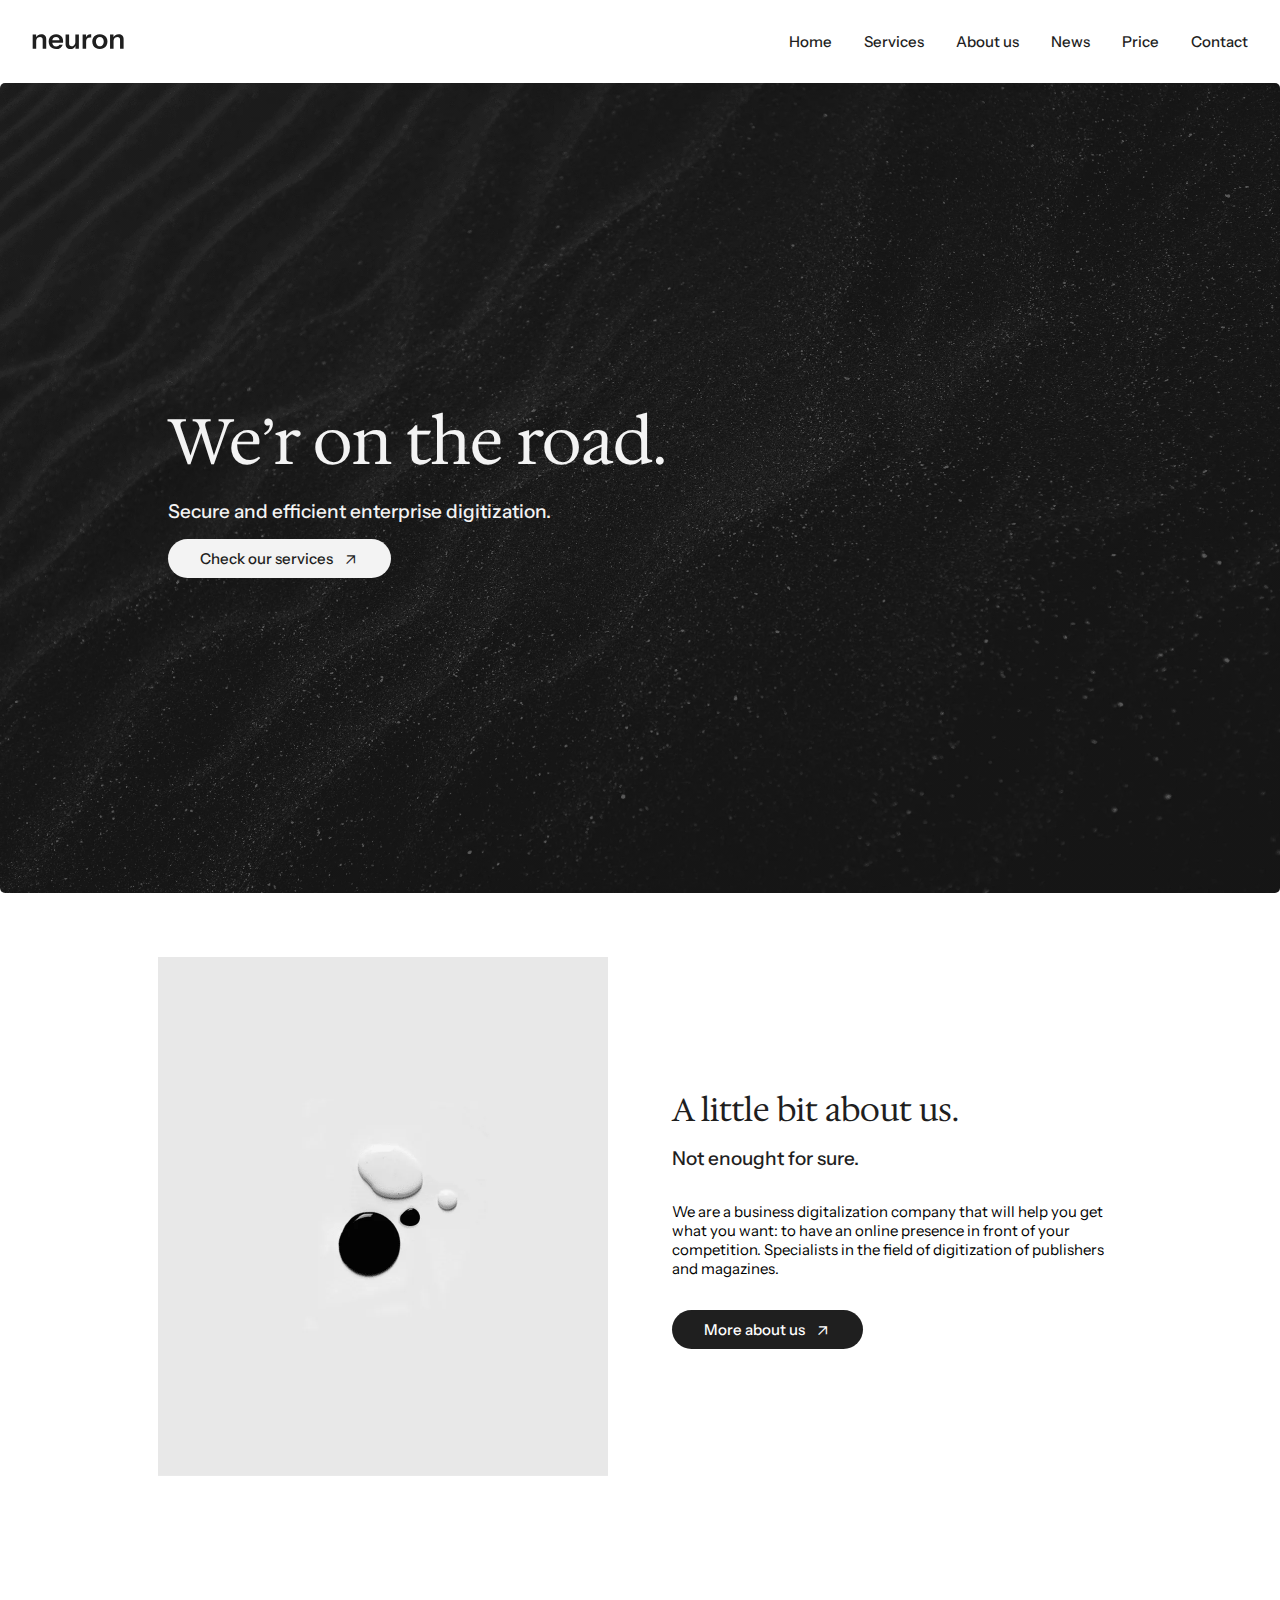
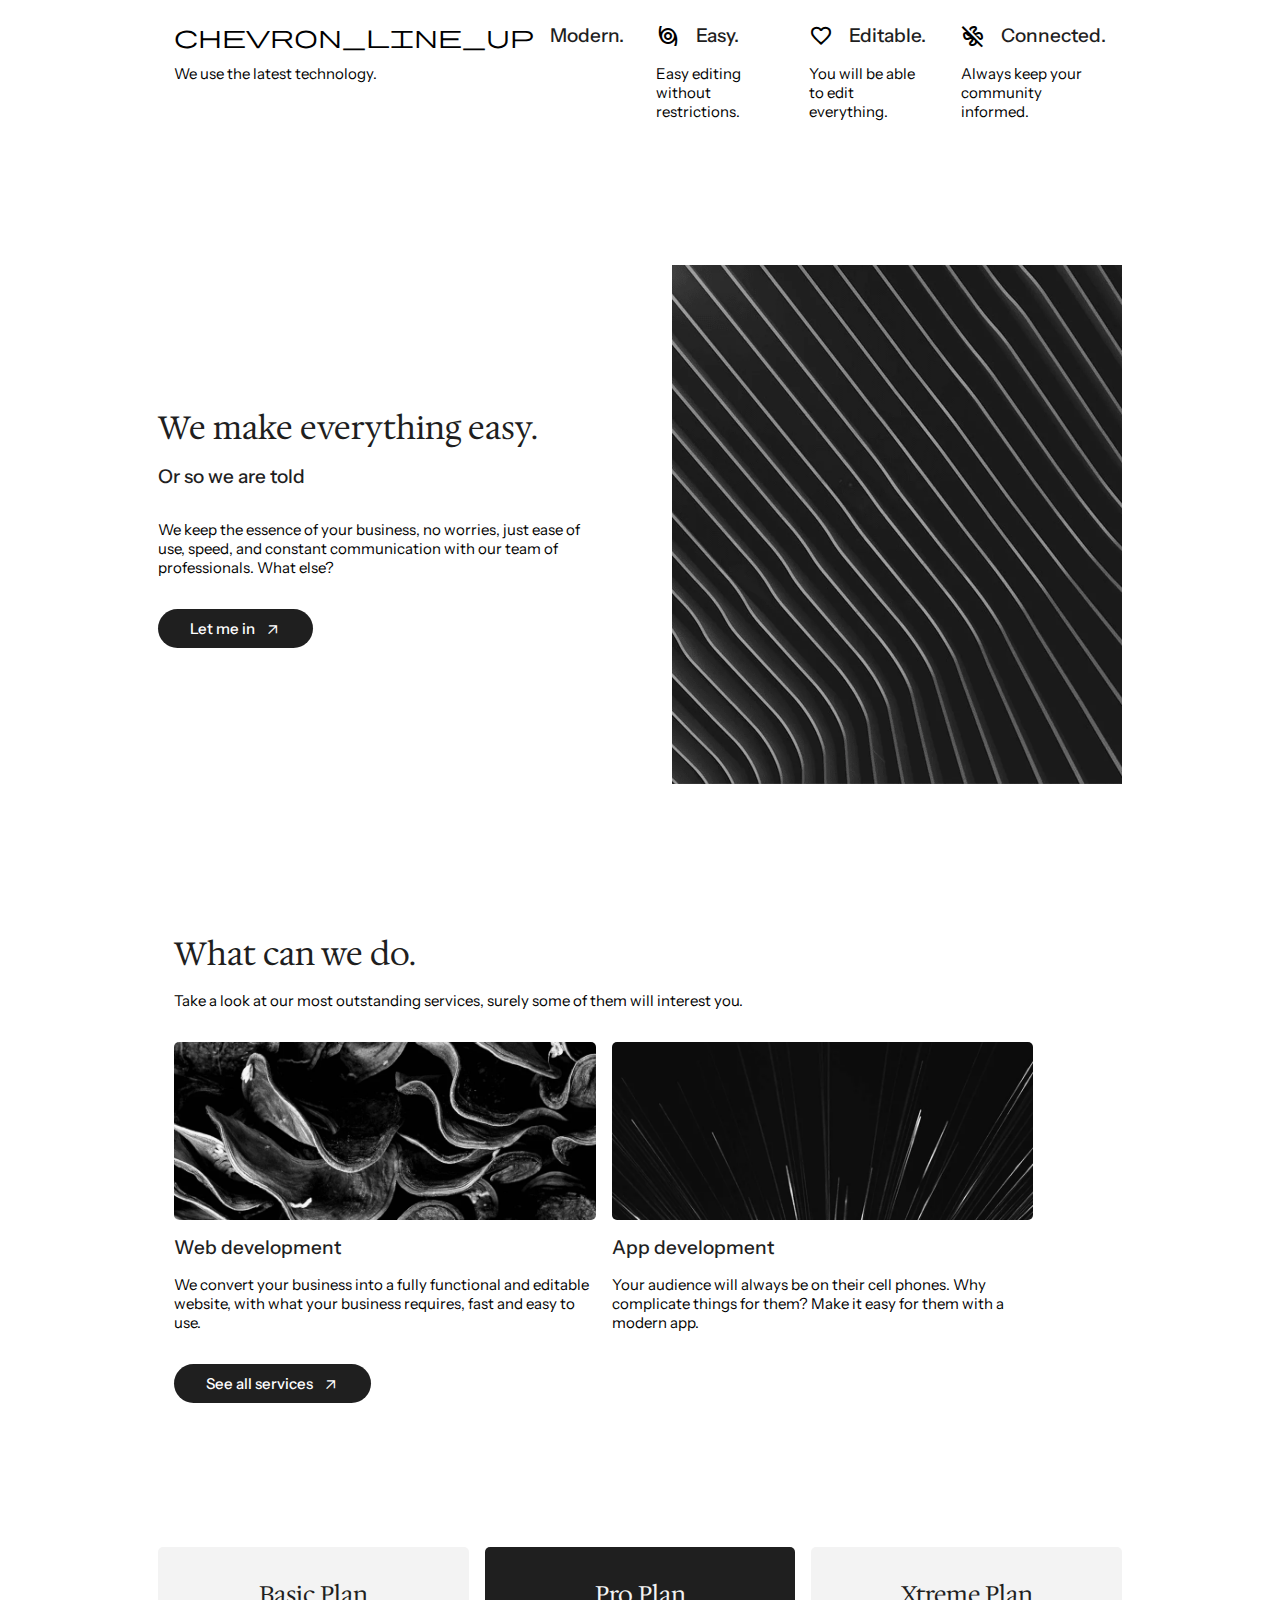
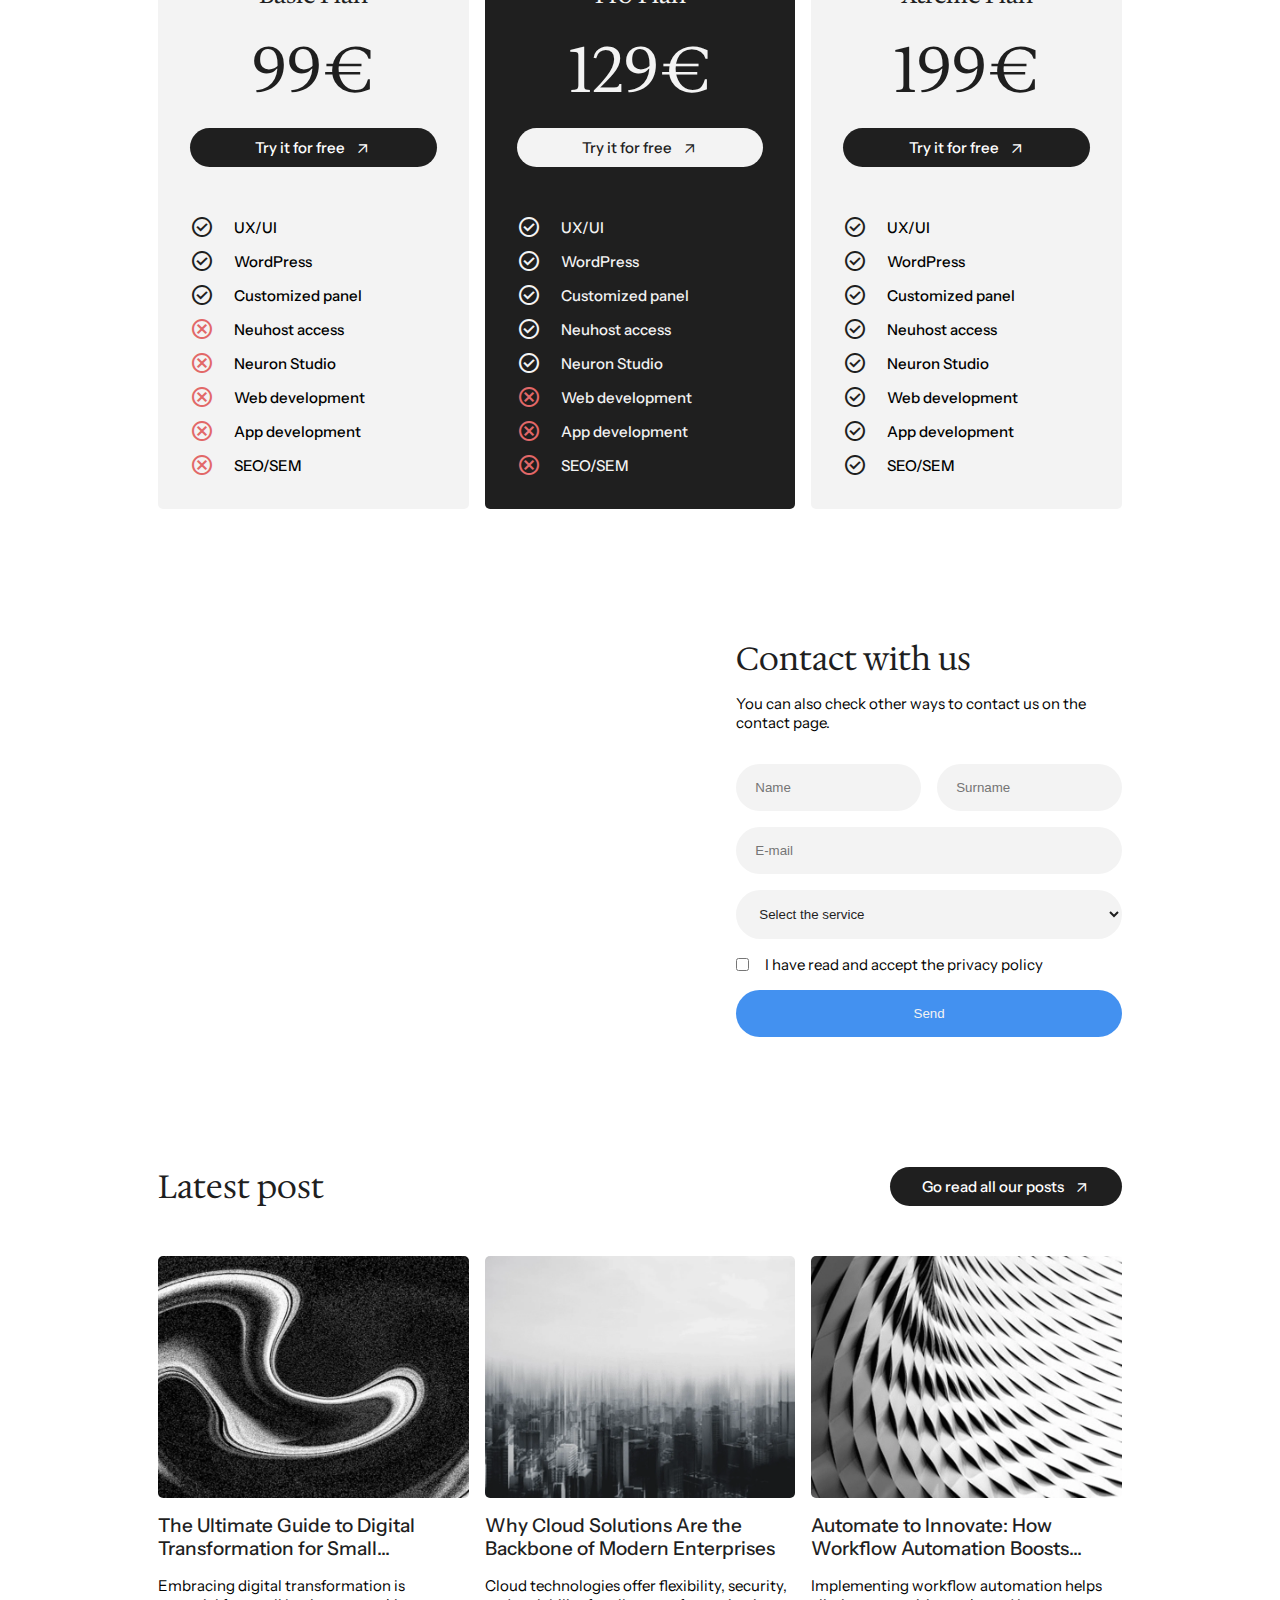
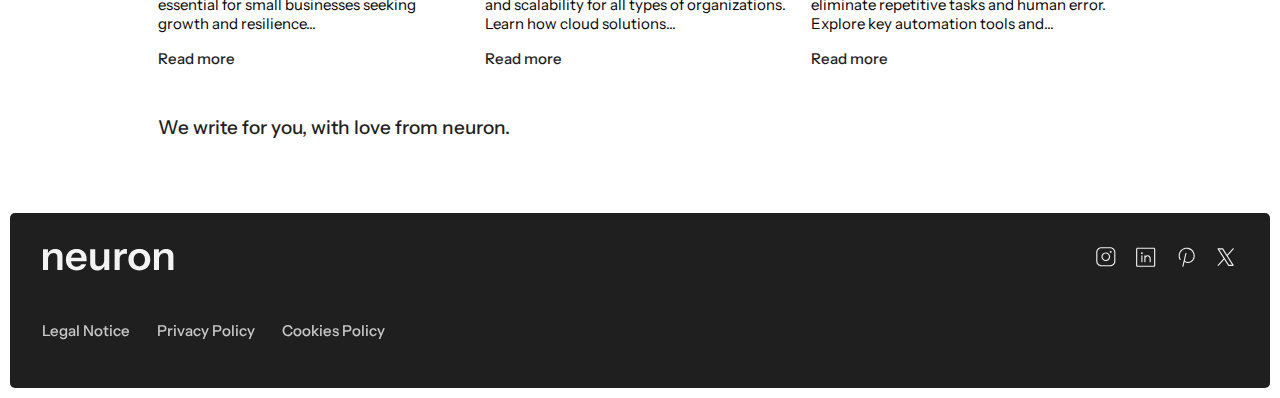
<file: index.html>
<!DOCTYPE html>
<html lang="en">
<head>
    <meta charset="UTF-8">
    <meta name="viewport" content="width=device-width, initial-scale=1.0">
    <title>Neuron</title>
    <link rel="stylesheet" href="css/index.css">
    <link href="https://fonts.googleapis.com/css2?family=Material+Symbols+Outlined" rel="stylesheet" />
</head>
<body>

    <!-- Header -->
    <header class="header">
        <img class="header__logo" src="media/logo-black.svg" alt="">
        <nav class="header__menu">
            <ul>
                <li class="header__link"><a href="#">Home</a></li>
                <li class="header__link"><a href="services.html">Services</a></li>
                <li class="header__link"><a href="about.html">About us</a></li>
                <li class="header__link"><a href="news.html">News</a></li>
                <li class="header__link"><a href="#price">Price</a></li>
                <li class="header__link"><a href="contact.html">Contact</a></li>
            </ul>
            <span class="material-symbols-outlined">menu</span>
        </nav>
    </header>
    <!-- / Header -->

    <!-- Banner -->
    <section class="section hero-banner">
        <div class="container hero-banner__block">
            <h1>We’r on the road.</h1>
            <h4>Secure and efficient enterprise digitization.</h4>
            <a class="btn" href="#">Check our services <span class="material-symbols-outlined">arrow_outward</span></a>
        </div>
    </section>
    <!-- / Banner -->

    <!-- About -->
    <section class="section hero-text">
        <div class="container hero-text__block">

            <div class="hero-text__image">
                <img src="media/Home-img-1.webp" alt="">
            </div>
            <div class="hero-text__content">
                <div class="hero-text__titles">
                    <h2>A little bit about us.</h2>
                    <h4>Not enought for sure.</h4>
                </div>
                <p>We are a business digitalization company that will help you get what you want: to have an online presence in front of your competition. Specialists in the field of digitization of publishers and magazines.</p>
                <a href="#" class="btn">More about us <span class="material-symbols-outlined">arrow_outward</span></a>
            </div>
        </div>
    </section> 
    <!-- / About-->

    <!-- Icons -->
    <section class="section icon-cards">
        <div class="container icon-cards__block">
            <div class="icon-cards__card">
                <div class="icons-cards__title">
                    <span class="material-symbols-outlined">chevron_line_up</span>
                    <h4>Modern.</h4>
                </div>
                <p>We use the latest technology.</p>
            </div>
            <div class="icon-cards__card">
                <div class="icons-cards__title">
                    <span class="material-symbols-outlined">storm</span>
                    <h4>Easy.</h4>
                </div>
                <p>Easy editing without restrictions.</p>
            </div>
            <div class="icon-cards__card">
                <div class="icons-cards__title">
                    <span class="material-symbols-outlined">favorite</span>
                    <h4>Editable.</h4>
                </div>
                <p>You will be able to edit everything.</p>
            </div>
            <div class="icon-cards__card">
                <div class="icons-cards__title">
                    <span class="material-symbols-outlined">mode_fan_off</span>
                    <h4>Connected.</h4>
                </div>
                <p>Always keep your community informed.</p>
            </div>
        </div>
    </section>
    <!-- / Icons -->

    <!-- About 2-->
    <section class="section hero-text">
        <div class="container hero-text__block">
            <div class="hero-text__content">
                <div class="hero-text__titles">
                    <h2>We make everything easy.</h2>
                    <h4>Or so we are told</h4>
                </div>
                <p>We keep the essence of your business, no worries, just ease of use, speed, and constant communication with our team of professionals. What else?</p>
                <a href="#" class="btn">Let me in <span class="material-symbols-outlined">arrow_outward</span></a>
            </div>
            <div class="hero-text__image">
                <img src="media/Home-img-2.webp" alt="">
            </div>
        </div>
    </section> 
    <!-- / About 2-->

    <!-- Services -->
    <section class="section services">
        <div class="container services__block">
            <h2>What can we do.</h2>
            <p>Take a look at our most outstanding services, surely some of them will interest you.</p>
            <div class="services__cards">
                <div class="services__card">
                    <img src="media/Services-1.webp" alt="">
                    <h4>Web development</h4>
                    <p>We convert your business into a fully functional and editable website, with what your business requires, fast and easy to use.</p>
                </div>
                <div class="services__card">
                    <img src="media/Services-2.webp" alt="">
                    <h4>App development</h4>
                    <p>Your audience will always be on their cell phones. Why complicate things for them? Make it easy for them with a modern app.</p>
                </div>
            </div>
            <a href="#" class="btn">See all services <span class="material-symbols-outlined">arrow_outward</span></a>
        </div>
    </section>
    <!-- / Services-->

    <!-- Prices -->
    <section id="price" class="section prices">
        <div class="container prices__block">
            <div class="prices__card">
                <div class="prices__heading">
                    <h3>Basic Plan</h3>
                    <span class="h1">99€</span>
                    <a href="#" class="btn">Try it for free <span class="material-symbols-outlined">arrow_outward</span></a>
                </div>
                <ul class="prices__list">
                    <li class="black prices__item"><span class="material-symbols-outlined">check_circle</span> UX/UI</li>
                    <li class="black prices__item"><span class="material-symbols-outlined">check_circle</span> WordPress</li>
                    <li class="black prices__item"><span class="material-symbols-outlined">check_circle</span> Customized panel</li>
                    <li class="red prices__item"><span class="material-symbols-outlined">cancel</span> Neuhost access</li>
                    <li class="red prices__item"><span class="material-symbols-outlined">cancel</span> Neuron Studio</li>
                    <li class="red prices__item"><span class="material-symbols-outlined">cancel</span> Web development</li>
                    <li class="red prices__item"><span class="material-symbols-outlined">cancel</span> App development</li>
                    <li class="red prices__item"><span class="material-symbols-outlined">cancel</span> SEO/SEM</li>
                </ul>
            </div>
            <div class="prices__card black">
                <div class="prices__heading">
                    <h3>Pro Plan</h3>
                    <span class="h1">129€</span>
                    <a href="#" class="btn">Try it for free <span class="material-symbols-outlined">arrow_outward</span></a>
                </div>
                <ul class="prices__list">
                    <li class="prices__item"><span class="material-symbols-outlined">check_circle</span> UX/UI</li>
                    <li class="prices__item"><span class="material-symbols-outlined">check_circle</span> WordPress</li>
                    <li class="prices__item"><span class="material-symbols-outlined">check_circle</span> Customized panel</li>
                    <li class="prices__item"><span class="material-symbols-outlined">check_circle</span> Neuhost access</li>
                    <li class="prices__item"><span class="material-symbols-outlined">check_circle</span> Neuron Studio</li>
                    <li class="red prices__item"><span class="material-symbols-outlined">cancel</span> Web development</li>
                    <li class="red prices__item"><span class="material-symbols-outlined">cancel</span> App development</li>
                    <li class="red prices__item"><span class="material-symbols-outlined">cancel</span> SEO/SEM</li>
                </ul>
            </div>
            <div class="prices__card">
                <div class="prices__heading">
                    <h3>Xtreme Plan</h3>
                    <span class="h1">199€</span>
                    <a href="#" class="btn">Try it for free <span class="material-symbols-outlined">arrow_outward</span></a>
                </div>
                <ul class="prices__list">
                    <li class="black prices__item"><span class="material-symbols-outlined">check_circle</span> UX/UI</li>
                    <li class="black prices__item"><span class="material-symbols-outlined">check_circle</span> WordPress</li>
                    <li class="black prices__item"><span class="material-symbols-outlined">check_circle</span> Customized panel</li>
                    <li class="black prices__item"><span class="material-symbols-outlined">check_circle</span> Neuhost access</li>
                    <li class="black prices__item"><span class="material-symbols-outlined">check_circle</span> Neuron Studio</li>
                    <li class="black prices__item"><span class="material-symbols-outlined">check_circle</span> Web development</li>
                    <li class="black prices__item"><span class="material-symbols-outlined">check_circle</span> App development</li>
                    <li class="black prices__item"><span class="material-symbols-outlined">check_circle</span> SEO/SEM</li>
                </ul>
            </div>
        </div>
    </section>
    <!-- / Prices -->

    <!-- Contact -->
    <section class="section contact">
        <div class="container contact__block">
            <div class="contact__map">
                <iframe src="https://www.google.com/maps/embed?pb=!1m18!1m12!1m3!1d762339.0103126552!2d-69.80586939178264!3d-15.89081767353346!2m3!1f0!2f0!3f0!3m2!1i1024!2i768!4f13.1!3m3!1m2!1s0x915c30f9aa6bf5b9%3A0x55fde826e4196c65!2sReserva%20Cerro%20Khap%C3%ADa!5e0!3m2!1ses!2ses!4v1770633609746!5m2!1ses!2ses" style="border:0;" allowfullscreen="" loading="lazy" referrerpolicy="no-referrer-when-downgrade"></iframe>
            </div>
            <div class="contact__content">
                <div class="contact__heading">
                    <h2>Contact with us</h2>
                    <p>You can also check other ways to contact us on the contact page.</p>
                </div>
                <form action="#" method="post">
                    <div class="form--row">
                        <!-- Nombre -->
                        <label for="name" style="display: none;"></label>
                        <input id="name" name="name" type="text" placeholder="Name">

                        <!-- Apellidos -->
                        <label for="surname" style="display: none;"></label>
                        <input id="surname" name="surname" type="text" placeholder="Surname">
                    </div>

                    <!-- Email -->
                    <label for="email" style="display: none;"></label>
                    <input type="email" name="email" id="email" placeholder="E-mail">

                    <label for="services" style="display: none;"></label>
                    <select name="services" id="services">
                        <option value="1" selected disabled>Select the service</option>
                        <option value="2">Item 2</option>
                        <option value="3">Item 3</option>
                        <option value="4">Item 4</option>
                    </select>

                    <div class="form--row acceptance">
                        <label for="check">I have read and accept the privacy policy</label>
                        <input type="checkbox" name="check" id="check">
                    </div>

                    <input type="submit" value="Send">
                </form>
            </div>
        </div>
    </section>
    <!-- / Contact -->

    <!-- Posts -->
    <section class="posts section">
        <div class="posts__block container">
            <div class="posts__heading">
                <h2>Latest post</h2>

                <a href="#" class="btn">
                    Go read all our posts 
                    <span class="material-symbols-outlined">arrow_outward</span>
                </a>

            </div>
            <div class="posts__grid">
                <div class="posts__card">
                    <img src="media/News-1.webp" alt="">
                    <h4>The Ultimate Guide to Digital Transformation for Small...</h4>
                    <p>Embracing digital transformation is essential for small businesses seeking growth and resilience...</p>
                    <a href="#" class="link">Read more</a>
                </div>
                <div class="posts__card">
                    <img src="media/News-2.webp" alt="">
                    <h4>Why Cloud Solutions Are the Backbone of Modern Enterprises</h4>
                    <p>Cloud technologies offer flexibility, security, and scalability for all types of organizations. Learn how cloud solutions...</p>
                    <a href="#" class="link">Read more</a>
                </div>
                <div class="posts__card">
                    <img src="media/News-3.webp" alt="">
                    <h4>Automate to Innovate: How Workflow Automation Boosts...</h4>
                    <p>Implementing workflow automation helps eliminate repetitive tasks and human error. Explore key automation tools and...</p>
                    <a href="#" class="link">Read more</a>
                </div>
            </div>
            <h4>We write for you, with love from neuron.</h4>
        </div>
    </section>
    <!-- / Posts -->

    <!-- Footer -->
    <footer class="footer">
        <div class="footer__block">
            <div class="footer__heading">
                <img class="footer__logo" src="media/logo-light.svg" alt="">
                <ul class="footer__icons">
                    <li><a href="#"><img src="media/InstagramLogo.svg" alt=""></a></li>
                    <li><a href="#"><img src="media/LinkedinLogo.svg" alt=""></a></li>
                    <li><a href="#"><img src="media/PinterestLogo.svg" alt=""></a></li>
                    <li><a href="#"><img src="media/XLogo.svg" alt=""></a></li>
                </ul>
            </div>
            <ul class="footer__links">
                <li><a href="#">Legal Notice</a></li>
                <li><a href="#">Privacy Policy</a></li>
                <li><a href="#">Cookies Policy</a></li>
            </ul>
        </div>
    </footer>
    <!-- / Footer -->
</body>
</html>
</file>
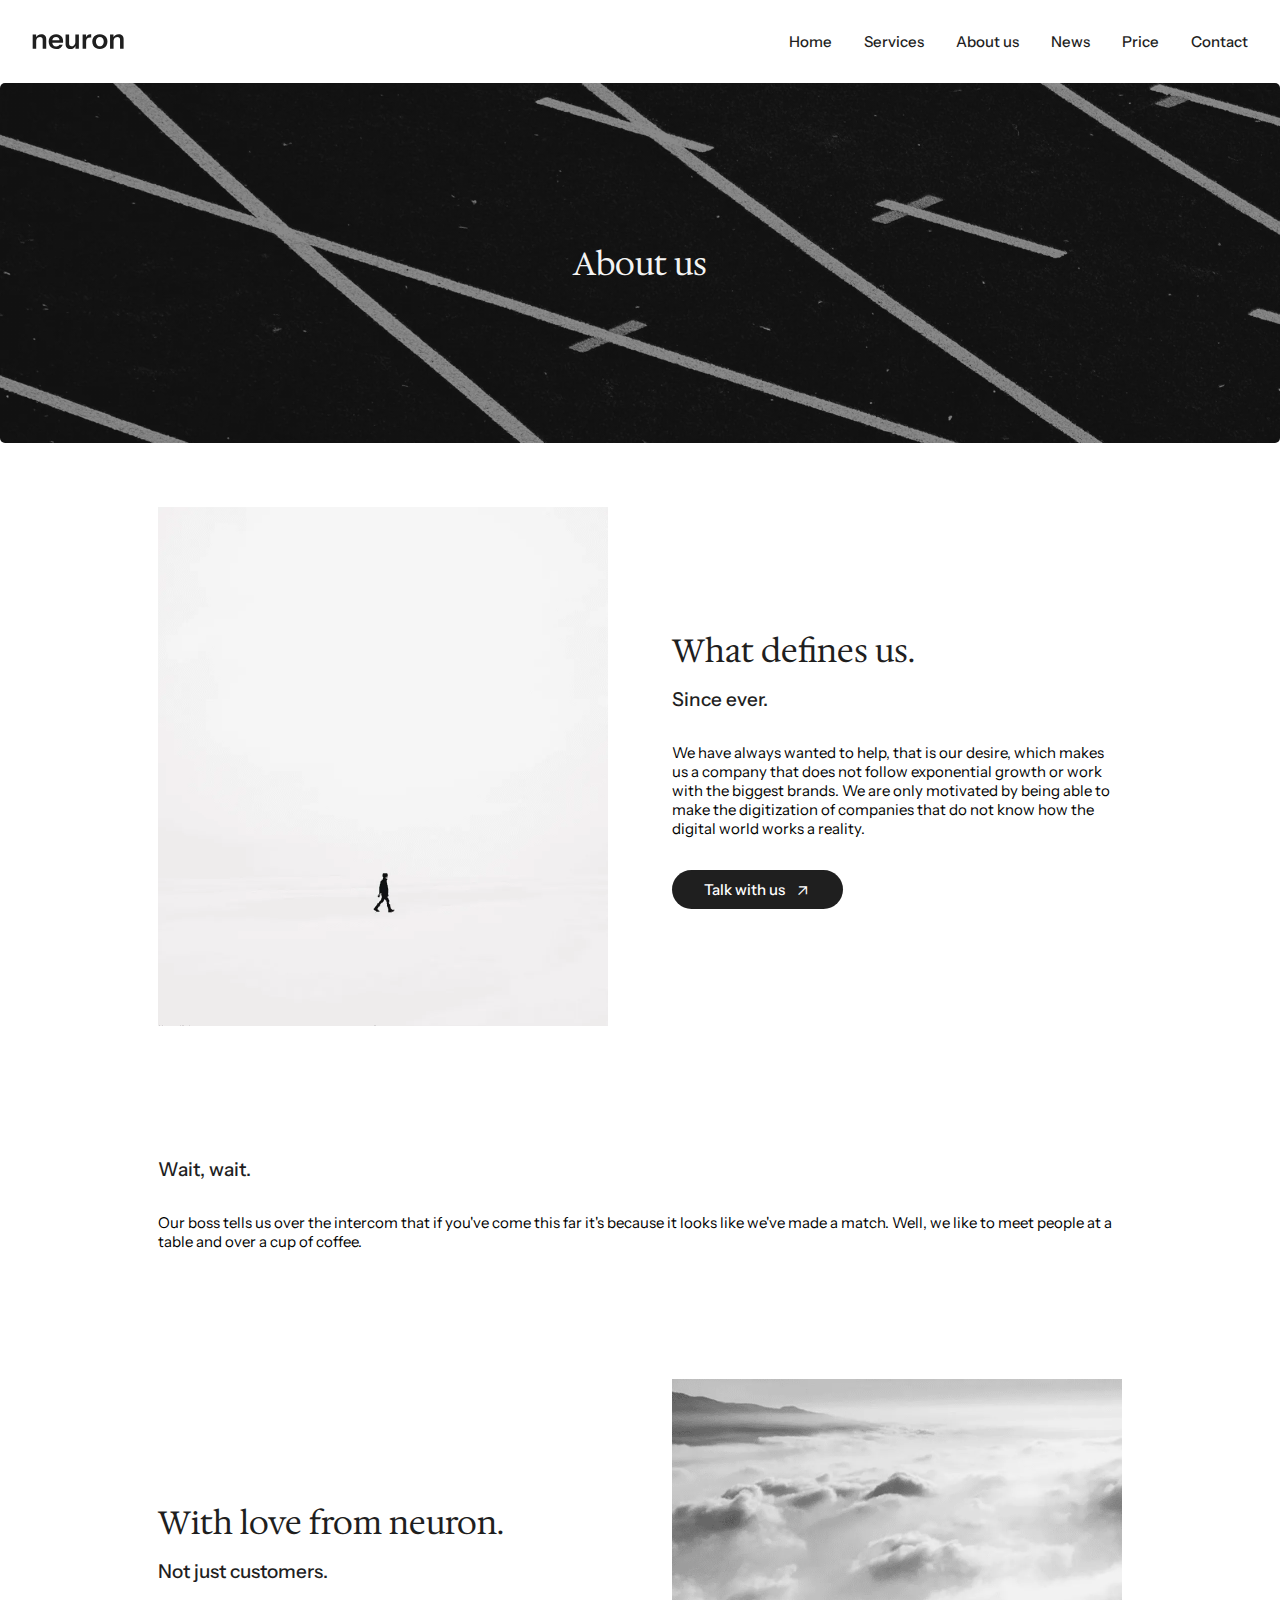
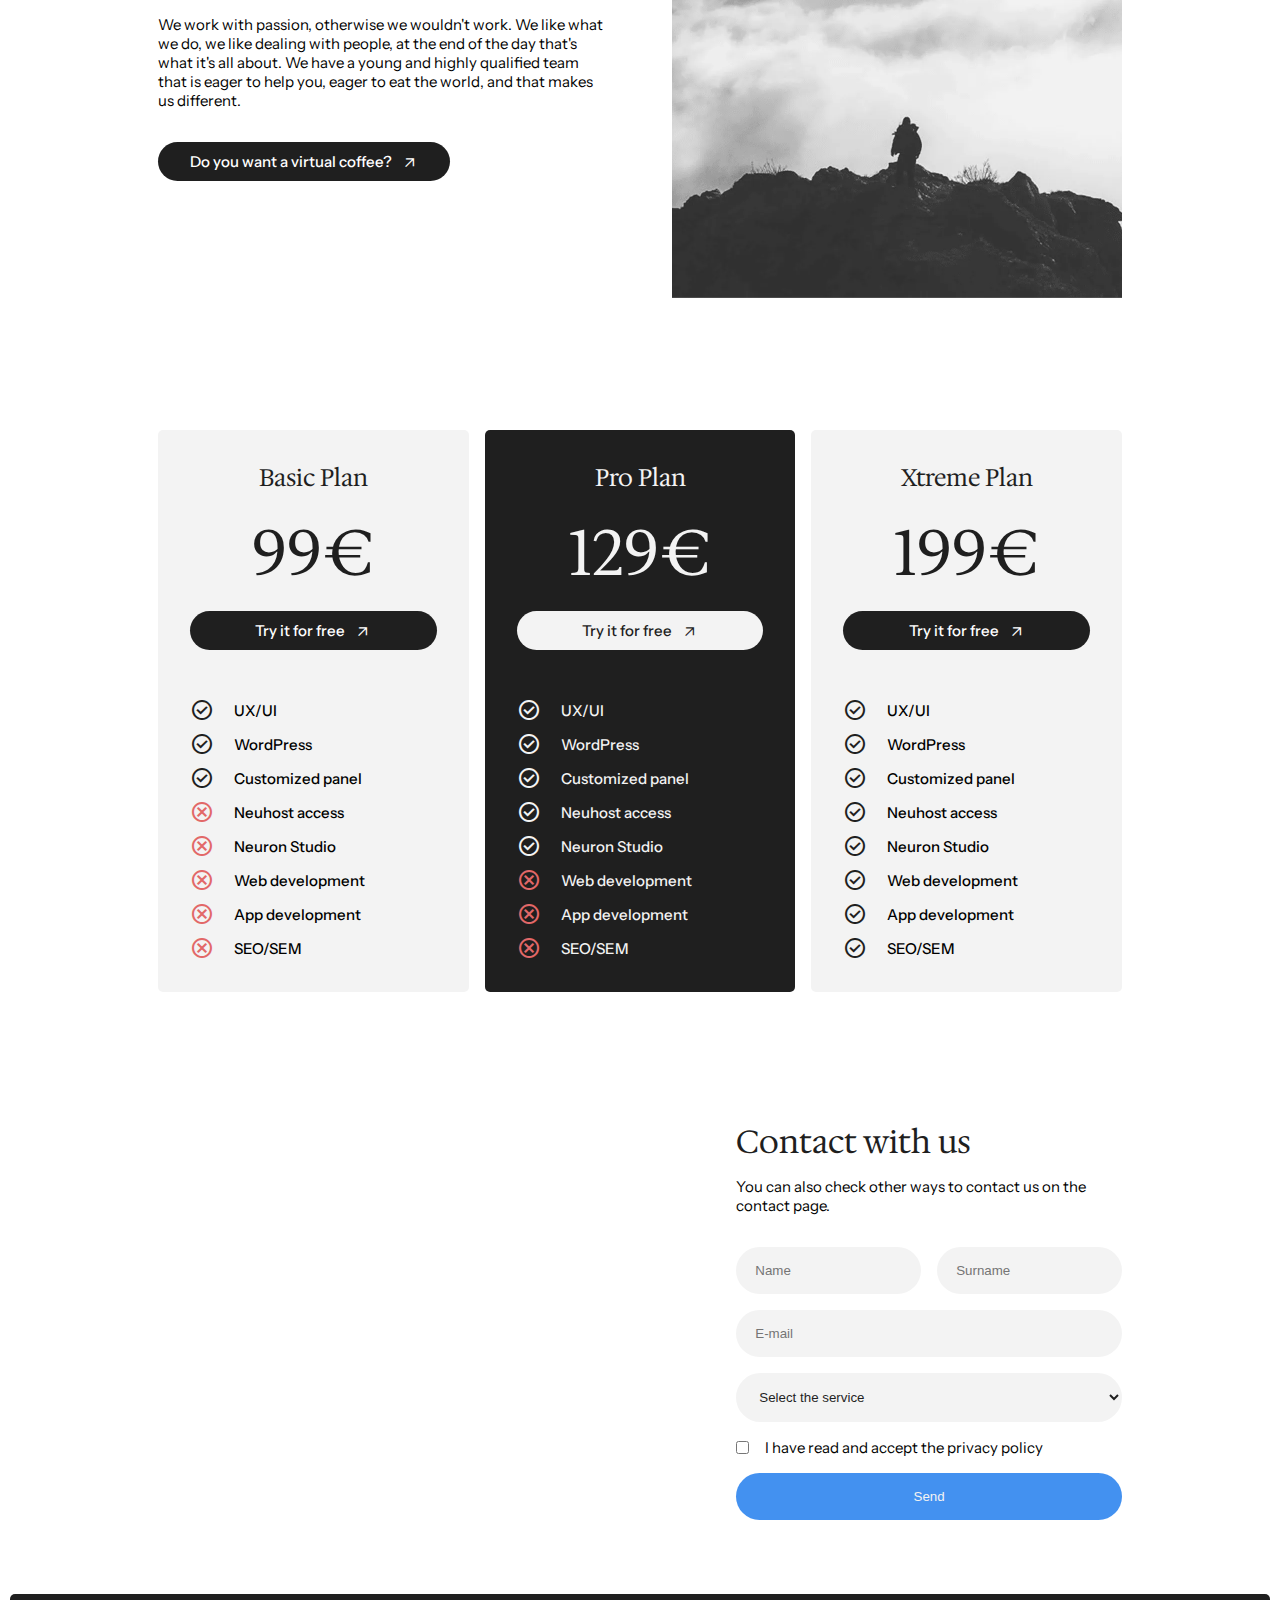
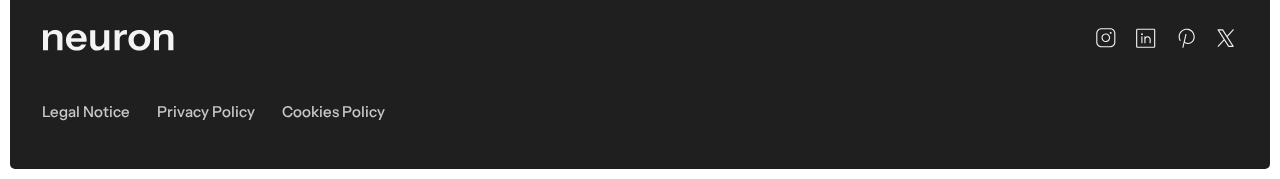
<file: about.html>
<!DOCTYPE html>
<html lang="en">
<head>
    <meta charset="UTF-8">
    <meta name="viewport" content="width=device-width, initial-scale=1.0">
    <title>Neuron - About</title>
    <link rel="stylesheet" href="css/index.css">
    <link href="https://fonts.googleapis.com/css2?family=Material+Symbols+Outlined" rel="stylesheet" /> 
</head>
<body>
    <!-- Header -->
    <header class="header">
        <img class="header__logo" src="media/logo-black.svg" alt="">
        <nav class="header__menu">
            <ul>
                <li class="header__link"><a href="index.html">Home</a></li>
                <li class="header__link"><a href="services.html">Services</a></li>
                <li class="header__link"><a href="#">About us</a></li>
                <li class="header__link"><a href="news.html">News</a></li>
                <li class="header__link"><a href="#">Price</a></li>
                <li class="header__link"><a href="contact.html">Contact</a></li>
            </ul>
            <span class="material-symbols-outlined">menu</span>
        </nav>
    </header>
    <!-- / Header -->

    <!-- Banner -->
    <section class="section hero-banner--small about-banner">
        <div class="container hero-banner--small__block">
            <h1 class="h2">About us</h1>
        </div>
    </section>
    <!-- / Banner -->

    <!-- About -->
    <section class="section hero-text">
        <div class="container hero-text__block">

            <div class="hero-text__image">
                <img src="media/About-img-1.webp" alt="">
            </div>
            <div class="hero-text__content">
                <div class="hero-text__titles">
                    <h2>What defines us.</h2>
                    <h4>Since ever.</h4>
                </div>
                <p>We have always wanted to help, that is our desire, which makes us a company that does not follow exponential growth or work with the biggest brands. We are only motivated by being able to make the digitization of companies that do not know how the digital world works a reality.</p>
                <a href="#" class="btn">Talk with us<span class="material-symbols-outlined">arrow_outward</span></a>
            </div>
        </div>
    </section> 
    <!-- / About-->

    <!-- About -->
    <section class="section hero-text">
        <div class="container hero-text__block">
            <div class="hero-text__content">
                <div class="hero-text__titles">
                    <h4>Wait, wait.</h4>
                </div>
                <p>Our boss tells us over the intercom that if you've come this far it's because it looks like we've made a match. Well, we like to meet people at a table and over a cup of coffee.</p>
            </div>
        </div>
    </section> 
    <!-- / About-->

    <!-- About -->
    <section class="section hero-text">
        <div class="container hero-text__block">
            <div class="hero-text__content">
                <div class="hero-text__titles">
                    <h2>With love from neuron.</h2>
                    <h4>Not just customers.</h4>
                </div>
                <p>We work with passion, otherwise we wouldn't work. We like what we do, we like dealing with people, at the end of the day that's what it's all about. We have a young and highly qualified team that is eager to help you, eager to eat the world, and that makes us different.</p>
                <a href="#" class="btn">Do you want a virtual coffee?<span class="material-symbols-outlined">arrow_outward</span></a>
            </div>
            <div class="hero-text__image">
                <img src="media/About-img-2.webp" alt="">
            </div>
        </div>
    </section> 
    <!-- / About-->

    <!-- Prices -->
    <section id="price" class="section prices">
        <div class="container prices__block">
            <div class="prices__card">
                <div class="prices__heading">
                    <h3>Basic Plan</h3>
                    <span class="h1">99€</span>
                    <a href="#" class="btn">Try it for free <span class="material-symbols-outlined">arrow_outward</span></a>
                </div>
                <ul class="prices__list">
                    <li class="black prices__item"><span class="material-symbols-outlined">check_circle</span> UX/UI</li>
                    <li class="black prices__item"><span class="material-symbols-outlined">check_circle</span> WordPress</li>
                    <li class="black prices__item"><span class="material-symbols-outlined">check_circle</span> Customized panel</li>
                    <li class="red prices__item"><span class="material-symbols-outlined">cancel</span> Neuhost access</li>
                    <li class="red prices__item"><span class="material-symbols-outlined">cancel</span> Neuron Studio</li>
                    <li class="red prices__item"><span class="material-symbols-outlined">cancel</span> Web development</li>
                    <li class="red prices__item"><span class="material-symbols-outlined">cancel</span> App development</li>
                    <li class="red prices__item"><span class="material-symbols-outlined">cancel</span> SEO/SEM</li>
                </ul>
            </div>
            <div class="prices__card black">
                <div class="prices__heading">
                    <h3>Pro Plan</h3>
                    <span class="h1">129€</span>
                    <a href="#" class="btn">Try it for free <span class="material-symbols-outlined">arrow_outward</span></a>
                </div>
                <ul class="prices__list">
                    <li class="prices__item"><span class="material-symbols-outlined">check_circle</span> UX/UI</li>
                    <li class="prices__item"><span class="material-symbols-outlined">check_circle</span> WordPress</li>
                    <li class="prices__item"><span class="material-symbols-outlined">check_circle</span> Customized panel</li>
                    <li class="prices__item"><span class="material-symbols-outlined">check_circle</span> Neuhost access</li>
                    <li class="prices__item"><span class="material-symbols-outlined">check_circle</span> Neuron Studio</li>
                    <li class="red prices__item"><span class="material-symbols-outlined">cancel</span> Web development</li>
                    <li class="red prices__item"><span class="material-symbols-outlined">cancel</span> App development</li>
                    <li class="red prices__item"><span class="material-symbols-outlined">cancel</span> SEO/SEM</li>
                </ul>
            </div>
            <div class="prices__card">
                <div class="prices__heading">
                    <h3>Xtreme Plan</h3>
                    <span class="h1">199€</span>
                    <a href="#" class="btn">Try it for free <span class="material-symbols-outlined">arrow_outward</span></a>
                </div>
                <ul class="prices__list">
                    <li class="black prices__item"><span class="material-symbols-outlined">check_circle</span> UX/UI</li>
                    <li class="black prices__item"><span class="material-symbols-outlined">check_circle</span> WordPress</li>
                    <li class="black prices__item"><span class="material-symbols-outlined">check_circle</span> Customized panel</li>
                    <li class="black prices__item"><span class="material-symbols-outlined">check_circle</span> Neuhost access</li>
                    <li class="black prices__item"><span class="material-symbols-outlined">check_circle</span> Neuron Studio</li>
                    <li class="black prices__item"><span class="material-symbols-outlined">check_circle</span> Web development</li>
                    <li class="black prices__item"><span class="material-symbols-outlined">check_circle</span> App development</li>
                    <li class="black prices__item"><span class="material-symbols-outlined">check_circle</span> SEO/SEM</li>
                </ul>
            </div>
        </div>
    </section>
    <!-- / Prices -->

    <!-- Contact -->
    <section class="section contact">
        <div class="container contact__block">
            <div class="contact__map">
                <iframe src="https://www.google.com/maps/embed?pb=!1m18!1m12!1m3!1d762339.0103126552!2d-69.80586939178264!3d-15.89081767353346!2m3!1f0!2f0!3f0!3m2!1i1024!2i768!4f13.1!3m3!1m2!1s0x915c30f9aa6bf5b9%3A0x55fde826e4196c65!2sReserva%20Cerro%20Khap%C3%ADa!5e0!3m2!1ses!2ses!4v1770633609746!5m2!1ses!2ses" style="border:0;" allowfullscreen="" loading="lazy" referrerpolicy="no-referrer-when-downgrade"></iframe>
            </div>
            <div class="contact__content">
                <div class="contact__heading">
                    <h2>Contact with us</h2>
                    <p>You can also check other ways to contact us on the contact page.</p>
                </div>
                <form action="#" method="post">
                    <div class="form--row">
                        <!-- Nombre -->
                        <label for="name" style="display: none;"></label>
                        <input id="name" name="name" type="text" placeholder="Name">

                        <!-- Apellidos -->
                        <label for="surname" style="display: none;"></label>
                        <input id="surname" name="surname" type="text" placeholder="Surname">
                    </div>

                    <!-- Email -->
                    <label for="email" style="display: none;"></label>
                    <input type="email" name="email" id="email" placeholder="E-mail">

                    <label for="services" style="display: none;"></label>
                    <select name="services" id="services">
                        <option value="1" selected disabled>Select the service</option>
                        <option value="2">Item 2</option>
                        <option value="3">Item 3</option>
                        <option value="4">Item 4</option>
                    </select>

                    <div class="form--row acceptance">
                        <label for="check">I have read and accept the privacy policy</label>
                        <input type="checkbox" name="check" id="check">
                    </div>

                    <input type="submit" value="Send">
                </form>
            </div>
        </div>
    </section>
    <!-- / Contact -->
    <!-- Footer -->
    <footer class="footer">
        <div class="footer__block">
            <div class="footer__heading">
                <img class="footer__logo" src="media/logo-light.svg" alt="">
                <ul class="footer__icons">
                    <li><a href="#"><img src="media/InstagramLogo.svg" alt=""></a></li>
                    <li><a href="#"><img src="media/LinkedinLogo.svg" alt=""></a></li>
                    <li><a href="#"><img src="media/PinterestLogo.svg" alt=""></a></li>
                    <li><a href="#"><img src="media/XLogo.svg" alt=""></a></li>
                </ul>
            </div>
            <ul class="footer__links">
                <li><a href="#">Legal Notice</a></li>
                <li><a href="#">Privacy Policy</a></li>
                <li><a href="#">Cookies Policy</a></li>
            </ul>
        </div>
    </footer>
    <!-- / Footer -->
</body>
</html>
</file>
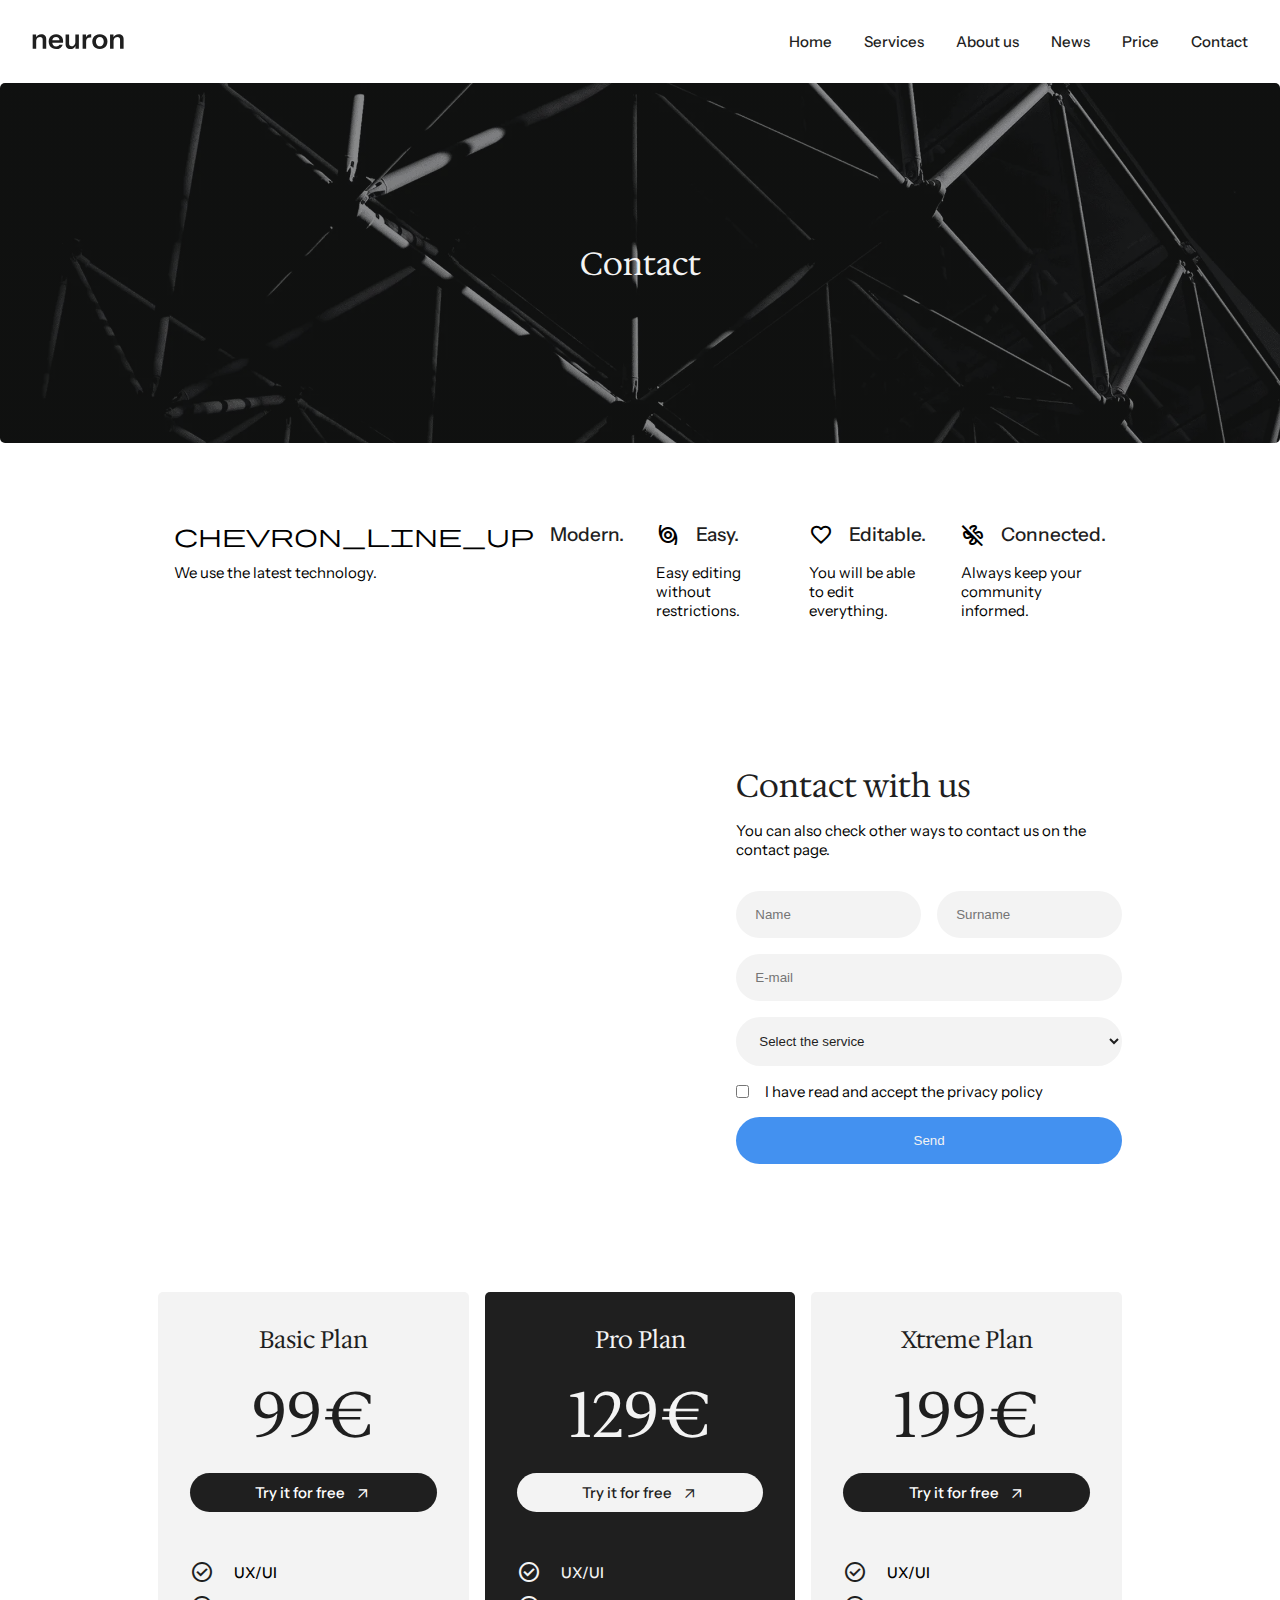
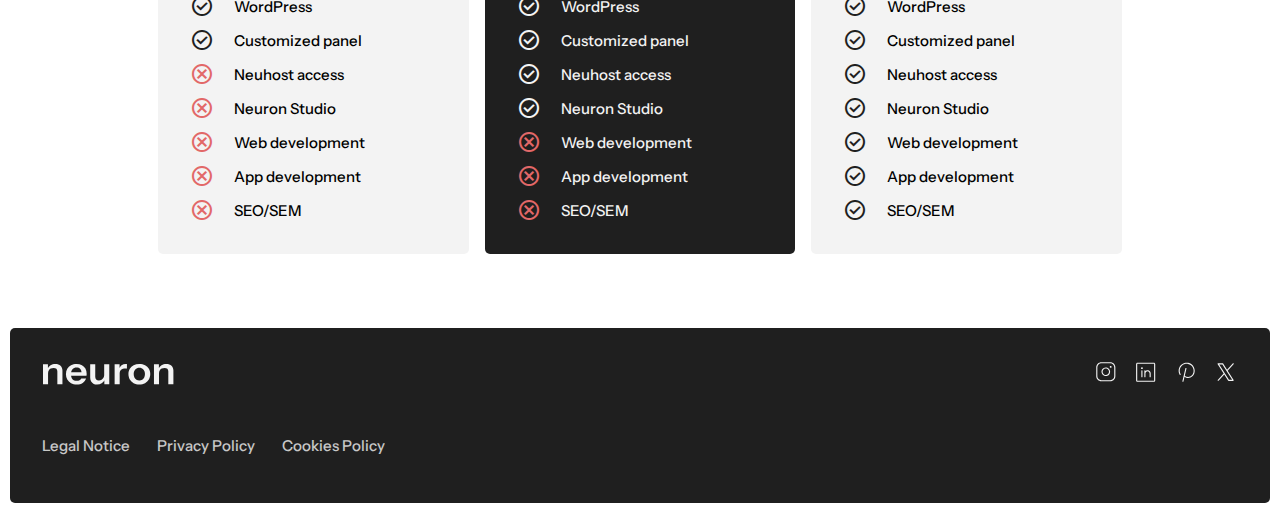
<file: contact.html>
<!DOCTYPE html>
<html lang="en">
<head>
    <meta charset="UTF-8">
    <meta name="viewport" content="width=device-width, initial-scale=1.0">
    <title>Neuron - Services</title>
    <link rel="stylesheet" href="css/index.css">
    <link href="https://fonts.googleapis.com/css2?family=Material+Symbols+Outlined" rel="stylesheet" /> 
</head>
<body>
    <!-- Header -->
    <header class="header">
        <img class="header__logo" src="media/logo-black.svg" alt="">
        <nav class="header__menu">
            <ul>
                <li class="header__link"><a href="index.html">Home</a></li>
                <li class="header__link"><a href="services.html">Services</a></li>
                <li class="header__link"><a href="about.html">About us</a></li>
                <li class="header__link"><a href="news.html">News</a></li>
                <li class="header__link"><a href="#">Price</a></li>
                <li class="header__link"><a href="#">Contact</a></li>
            </ul>
            <span class="material-symbols-outlined">menu</span>
        </nav>
    </header>
    <!-- / Header -->

    <!-- Banner -->
    <section class="section hero-banner--small contact-banner">
        <div class="container hero-banner--small__block">
            <h1 class="h2">Contact</h1>
        </div>
    </section>
    <!-- / Banner -->

    <!-- Icons -->
    <section class="section icon-cards">
        <div class="container icon-cards__block">
            <div class="icon-cards__card">
                <div class="icons-cards__title">
                    <span class="material-symbols-outlined">chevron_line_up</span>
                    <h4>Modern.</h4>
                </div>
                <p>We use the latest technology.</p>
            </div>
            <div class="icon-cards__card">
                <div class="icons-cards__title">
                    <span class="material-symbols-outlined">storm</span>
                    <h4>Easy.</h4>
                </div>
                <p>Easy editing without restrictions.</p>
            </div>
            <div class="icon-cards__card">
                <div class="icons-cards__title">
                    <span class="material-symbols-outlined">favorite</span>
                    <h4>Editable.</h4>
                </div>
                <p>You will be able to edit everything.</p>
            </div>
            <div class="icon-cards__card">
                <div class="icons-cards__title">
                    <span class="material-symbols-outlined">mode_fan_off</span>
                    <h4>Connected.</h4>
                </div>
                <p>Always keep your community informed.</p>
            </div>
        </div>
    </section>
    <!-- / Icons -->

    <!-- Contact -->
    <section class="section contact">
        <div class="container contact__block">
            <div class="contact__map">
                <iframe src="https://www.google.com/maps/embed?pb=!1m18!1m12!1m3!1d762339.0103126552!2d-69.80586939178264!3d-15.89081767353346!2m3!1f0!2f0!3f0!3m2!1i1024!2i768!4f13.1!3m3!1m2!1s0x915c30f9aa6bf5b9%3A0x55fde826e4196c65!2sReserva%20Cerro%20Khap%C3%ADa!5e0!3m2!1ses!2ses!4v1770633609746!5m2!1ses!2ses" style="border:0;" allowfullscreen="" loading="lazy" referrerpolicy="no-referrer-when-downgrade"></iframe>
            </div>
            <div class="contact__content">
                <div class="contact__heading">
                    <h2>Contact with us</h2>
                    <p>You can also check other ways to contact us on the contact page.</p>
                </div>
                <form action="#" method="post">
                    <div class="form--row">
                        <!-- Nombre -->
                        <label for="name" style="display: none;"></label>
                        <input id="name" name="name" type="text" placeholder="Name">

                        <!-- Apellidos -->
                        <label for="surname" style="display: none;"></label>
                        <input id="surname" name="surname" type="text" placeholder="Surname">
                    </div>

                    <!-- Email -->
                    <label for="email" style="display: none;"></label>
                    <input type="email" name="email" id="email" placeholder="E-mail">

                    <label for="services" style="display: none;"></label>
                    <select name="services" id="services">
                        <option value="1" selected disabled>Select the service</option>
                        <option value="2">Item 2</option>
                        <option value="3">Item 3</option>
                        <option value="4">Item 4</option>
                    </select>

                    <div class="form--row acceptance">
                        <label for="check">I have read and accept the privacy policy</label>
                        <input type="checkbox" name="check" id="check">
                    </div>

                    <input type="submit" value="Send">
                </form>
            </div>
        </div>
    </section>
    <!-- / Contact -->

    <!-- Prices -->
    <section id="price" class="section prices">
        <div class="container prices__block">
            <div class="prices__card">
                <div class="prices__heading">
                    <h3>Basic Plan</h3>
                    <span class="h1">99€</span>
                    <a href="#" class="btn">Try it for free <span class="material-symbols-outlined">arrow_outward</span></a>
                </div>
                <ul class="prices__list">
                    <li class="black prices__item"><span class="material-symbols-outlined">check_circle</span> UX/UI</li>
                    <li class="black prices__item"><span class="material-symbols-outlined">check_circle</span> WordPress</li>
                    <li class="black prices__item"><span class="material-symbols-outlined">check_circle</span> Customized panel</li>
                    <li class="red prices__item"><span class="material-symbols-outlined">cancel</span> Neuhost access</li>
                    <li class="red prices__item"><span class="material-symbols-outlined">cancel</span> Neuron Studio</li>
                    <li class="red prices__item"><span class="material-symbols-outlined">cancel</span> Web development</li>
                    <li class="red prices__item"><span class="material-symbols-outlined">cancel</span> App development</li>
                    <li class="red prices__item"><span class="material-symbols-outlined">cancel</span> SEO/SEM</li>
                </ul>
            </div>
            <div class="prices__card black">
                <div class="prices__heading">
                    <h3>Pro Plan</h3>
                    <span class="h1">129€</span>
                    <a href="#" class="btn">Try it for free <span class="material-symbols-outlined">arrow_outward</span></a>
                </div>
                <ul class="prices__list">
                    <li class="prices__item"><span class="material-symbols-outlined">check_circle</span> UX/UI</li>
                    <li class="prices__item"><span class="material-symbols-outlined">check_circle</span> WordPress</li>
                    <li class="prices__item"><span class="material-symbols-outlined">check_circle</span> Customized panel</li>
                    <li class="prices__item"><span class="material-symbols-outlined">check_circle</span> Neuhost access</li>
                    <li class="prices__item"><span class="material-symbols-outlined">check_circle</span> Neuron Studio</li>
                    <li class="red prices__item"><span class="material-symbols-outlined">cancel</span> Web development</li>
                    <li class="red prices__item"><span class="material-symbols-outlined">cancel</span> App development</li>
                    <li class="red prices__item"><span class="material-symbols-outlined">cancel</span> SEO/SEM</li>
                </ul>
            </div>
            <div class="prices__card">
                <div class="prices__heading">
                    <h3>Xtreme Plan</h3>
                    <span class="h1">199€</span>
                    <a href="#" class="btn">Try it for free <span class="material-symbols-outlined">arrow_outward</span></a>
                </div>
                <ul class="prices__list">
                    <li class="black prices__item"><span class="material-symbols-outlined">check_circle</span> UX/UI</li>
                    <li class="black prices__item"><span class="material-symbols-outlined">check_circle</span> WordPress</li>
                    <li class="black prices__item"><span class="material-symbols-outlined">check_circle</span> Customized panel</li>
                    <li class="black prices__item"><span class="material-symbols-outlined">check_circle</span> Neuhost access</li>
                    <li class="black prices__item"><span class="material-symbols-outlined">check_circle</span> Neuron Studio</li>
                    <li class="black prices__item"><span class="material-symbols-outlined">check_circle</span> Web development</li>
                    <li class="black prices__item"><span class="material-symbols-outlined">check_circle</span> App development</li>
                    <li class="black prices__item"><span class="material-symbols-outlined">check_circle</span> SEO/SEM</li>
                </ul>
            </div>
        </div>
    </section>
    <!-- / Prices -->

    <!-- Footer -->
    <footer class="footer">
        <div class="footer__block">
            <div class="footer__heading">
                <img class="footer__logo" src="media/logo-light.svg" alt="">
                <ul class="footer__icons">
                    <li><a href="#"><img src="media/InstagramLogo.svg" alt=""></a></li>
                    <li><a href="#"><img src="media/LinkedinLogo.svg" alt=""></a></li>
                    <li><a href="#"><img src="media/PinterestLogo.svg" alt=""></a></li>
                    <li><a href="#"><img src="media/XLogo.svg" alt=""></a></li>
                </ul>
            </div>
            <ul class="footer__links">
                <li><a href="#">Legal Notice</a></li>
                <li><a href="#">Privacy Policy</a></li>
                <li><a href="#">Cookies Policy</a></li>
            </ul>
        </div>
    </footer>
    <!-- / Footer -->
</body>
</html>
</file>
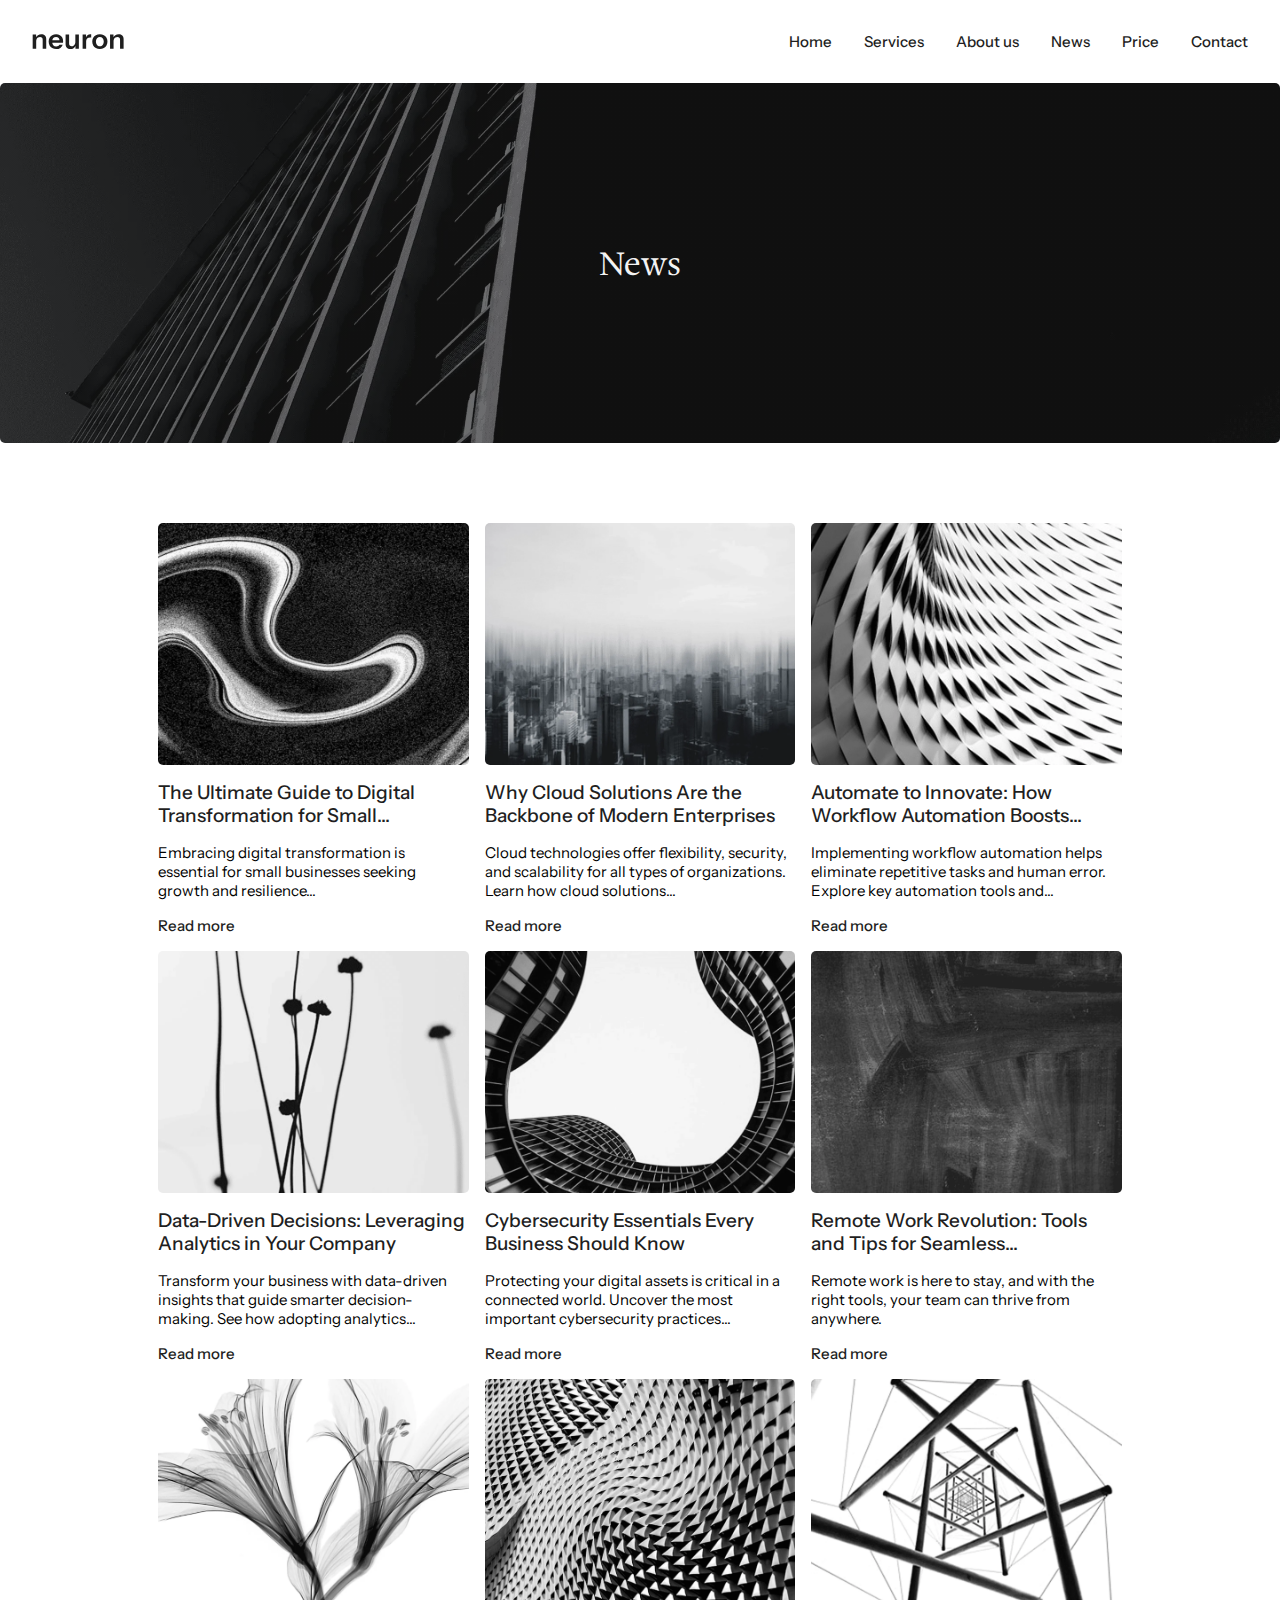
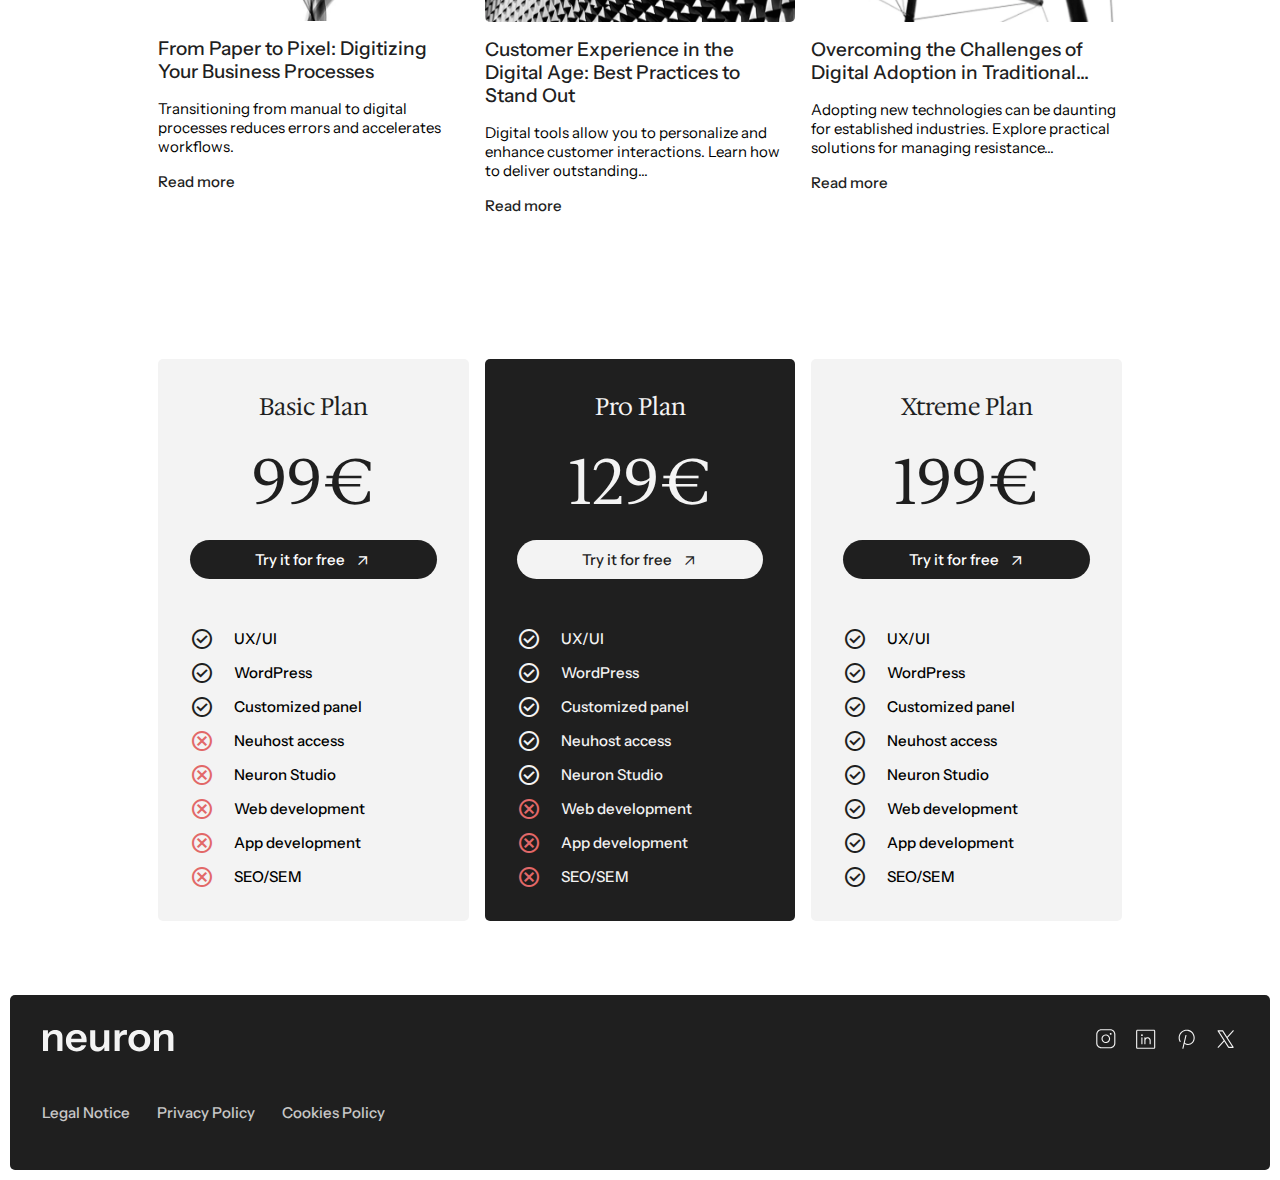
<file: news.html>
<!DOCTYPE html>
<html lang="en">
<head>
    <meta charset="UTF-8">
    <meta name="viewport" content="width=device-width, initial-scale=1.0">
    <title>Neuron - Services</title>
    <link rel="stylesheet" href="css/index.css">
    <link href="https://fonts.googleapis.com/css2?family=Material+Symbols+Outlined" rel="stylesheet" /> 
</head>
<body>
    <!-- Header -->
    <header class="header">
        <img class="header__logo" src="media/logo-black.svg" alt="">
        <nav class="header__menu">
            <ul>
                <li class="header__link"><a href="index.html">Home</a></li>
                <li class="header__link"><a href="services.html">Services</a></li>
                <li class="header__link"><a href="about.html">About us</a></li>
                <li class="header__link"><a href="#">News</a></li>
                <li class="header__link"><a href="#">Price</a></li>
                <li class="header__link"><a href="contact.html">Contact</a></li>
            </ul>
            <span class="material-symbols-outlined">menu</span>
        </nav>
    </header>
    <!-- / Header -->

    <!-- Banner -->
    <section class="section hero-banner--small news-banner">
        <div class="container hero-banner--small__block">
            <h1 class="h2">News</h1>
        </div>
    </section>
    <!-- / Banner -->

    <!-- Posts -->
    <section class="posts section">
        <div class="posts__block container">
            <div class="posts__grid">
                <div class="posts__card">
                    <img src="media/News-1.webp" alt="">
                    <h4>The Ultimate Guide to Digital Transformation for Small...</h4>
                    <p>Embracing digital transformation is essential for small businesses seeking growth and resilience...</p>
                    <a href="#" class="link">Read more</a>
                </div>
                <div class="posts__card">
                    <img src="media/News-2.webp" alt="">
                    <h4>Why Cloud Solutions Are the Backbone of Modern Enterprises</h4>
                    <p>Cloud technologies offer flexibility, security, and scalability for all types of organizations. Learn how cloud solutions...</p>
                    <a href="#" class="link">Read more</a>
                </div>
                <div class="posts__card">
                    <img src="media/News-3.webp" alt="">
                    <h4>Automate to Innovate: How Workflow Automation Boosts...</h4>
                    <p>Implementing workflow automation helps eliminate repetitive tasks and human error. Explore key automation tools and...</p>
                    <a href="#" class="link">Read more</a>
                </div>
                <div class="posts__card">
                    <img src="media/News-4.webp" alt="">
                    <h4>Data-Driven Decisions: Leveraging Analytics in Your Company</h4>
                    <p>Transform your business with data-driven insights that guide smarter decision-making. See how adopting analytics...</p>
                    <a href="#" class="link">Read more</a>
                </div>
                <div class="posts__card">
                    <img src="media/News-5.webp" alt="">
                    <h4>Cybersecurity Essentials Every Business Should Know</h4>
                    <p>Protecting your digital assets is critical in a connected world. Uncover the most important cybersecurity practices...</p>
                    <a href="#" class="link">Read more</a>
                </div>
                <div class="posts__card">
                    <img src="media/News-6.webp" alt="">
                    <h4>Remote Work Revolution: Tools and Tips for Seamless...</h4>
                    <p>Remote work is here to stay, and with the right tools, your team can thrive from anywhere.</p>
                    <a href="#" class="link">Read more</a>
                </div>
                <div class="posts__card">
                    <img src="media/News-7.webp" alt="">
                    <h4>From Paper to Pixel: Digitizing Your Business Processes</h4>
                    <p>Transitioning from manual to digital processes reduces errors and accelerates workflows. </p>
                    <a href="#" class="link">Read more</a>
                </div>
                <div class="posts__card">
                    <img src="media/News-8.webp" alt="">
                    <h4>Customer Experience in the Digital Age: Best Practices to Stand Out</h4>
                    <p>Digital tools allow you to personalize and enhance customer interactions. Learn how to deliver outstanding...</p>
                    <a href="#" class="link">Read more</a>
                </div>
                <div class="posts__card">
                    <img src="media/News-9.webp" alt="">
                    <h4>Overcoming the Challenges of Digital Adoption in Traditional...</h4>
                    <p>Adopting new technologies can be daunting for established industries. Explore practical solutions for managing resistance...</p>
                    <a href="#" class="link">Read more</a>
                </div>
            </div>
        </div>
    </section>
    <!-- / Posts -->

    <!-- Prices -->
    <section id="price" class="section prices">
        <div class="container prices__block">
            <div class="prices__card">
                <div class="prices__heading">
                    <h3>Basic Plan</h3>
                    <span class="h1">99€</span>
                    <a href="#" class="btn">Try it for free <span class="material-symbols-outlined">arrow_outward</span></a>
                </div>
                <ul class="prices__list">
                    <li class="black prices__item"><span class="material-symbols-outlined">check_circle</span> UX/UI</li>
                    <li class="black prices__item"><span class="material-symbols-outlined">check_circle</span> WordPress</li>
                    <li class="black prices__item"><span class="material-symbols-outlined">check_circle</span> Customized panel</li>
                    <li class="red prices__item"><span class="material-symbols-outlined">cancel</span> Neuhost access</li>
                    <li class="red prices__item"><span class="material-symbols-outlined">cancel</span> Neuron Studio</li>
                    <li class="red prices__item"><span class="material-symbols-outlined">cancel</span> Web development</li>
                    <li class="red prices__item"><span class="material-symbols-outlined">cancel</span> App development</li>
                    <li class="red prices__item"><span class="material-symbols-outlined">cancel</span> SEO/SEM</li>
                </ul>
            </div>
            <div class="prices__card black">
                <div class="prices__heading">
                    <h3>Pro Plan</h3>
                    <span class="h1">129€</span>
                    <a href="#" class="btn">Try it for free <span class="material-symbols-outlined">arrow_outward</span></a>
                </div>
                <ul class="prices__list">
                    <li class="prices__item"><span class="material-symbols-outlined">check_circle</span> UX/UI</li>
                    <li class="prices__item"><span class="material-symbols-outlined">check_circle</span> WordPress</li>
                    <li class="prices__item"><span class="material-symbols-outlined">check_circle</span> Customized panel</li>
                    <li class="prices__item"><span class="material-symbols-outlined">check_circle</span> Neuhost access</li>
                    <li class="prices__item"><span class="material-symbols-outlined">check_circle</span> Neuron Studio</li>
                    <li class="red prices__item"><span class="material-symbols-outlined">cancel</span> Web development</li>
                    <li class="red prices__item"><span class="material-symbols-outlined">cancel</span> App development</li>
                    <li class="red prices__item"><span class="material-symbols-outlined">cancel</span> SEO/SEM</li>
                </ul>
            </div>
            <div class="prices__card">
                <div class="prices__heading">
                    <h3>Xtreme Plan</h3>
                    <span class="h1">199€</span>
                    <a href="#" class="btn">Try it for free <span class="material-symbols-outlined">arrow_outward</span></a>
                </div>
                <ul class="prices__list">
                    <li class="black prices__item"><span class="material-symbols-outlined">check_circle</span> UX/UI</li>
                    <li class="black prices__item"><span class="material-symbols-outlined">check_circle</span> WordPress</li>
                    <li class="black prices__item"><span class="material-symbols-outlined">check_circle</span> Customized panel</li>
                    <li class="black prices__item"><span class="material-symbols-outlined">check_circle</span> Neuhost access</li>
                    <li class="black prices__item"><span class="material-symbols-outlined">check_circle</span> Neuron Studio</li>
                    <li class="black prices__item"><span class="material-symbols-outlined">check_circle</span> Web development</li>
                    <li class="black prices__item"><span class="material-symbols-outlined">check_circle</span> App development</li>
                    <li class="black prices__item"><span class="material-symbols-outlined">check_circle</span> SEO/SEM</li>
                </ul>
            </div>
        </div>
    </section>
    <!-- / Prices -->

    <!-- Footer -->
    <footer class="footer">
        <div class="footer__block">
            <div class="footer__heading">
                <img class="footer__logo" src="media/logo-light.svg" alt="">
                <ul class="footer__icons">
                    <li><a href="#"><img src="media/InstagramLogo.svg" alt=""></a></li>
                    <li><a href="#"><img src="media/LinkedinLogo.svg" alt=""></a></li>
                    <li><a href="#"><img src="media/PinterestLogo.svg" alt=""></a></li>
                    <li><a href="#"><img src="media/XLogo.svg" alt=""></a></li>
                </ul>
            </div>
            <ul class="footer__links">
                <li><a href="#">Legal Notice</a></li>
                <li><a href="#">Privacy Policy</a></li>
                <li><a href="#">Cookies Policy</a></li>
            </ul>
        </div>
    </footer>
    <!-- / Footer -->
</body>
</html>
</file>
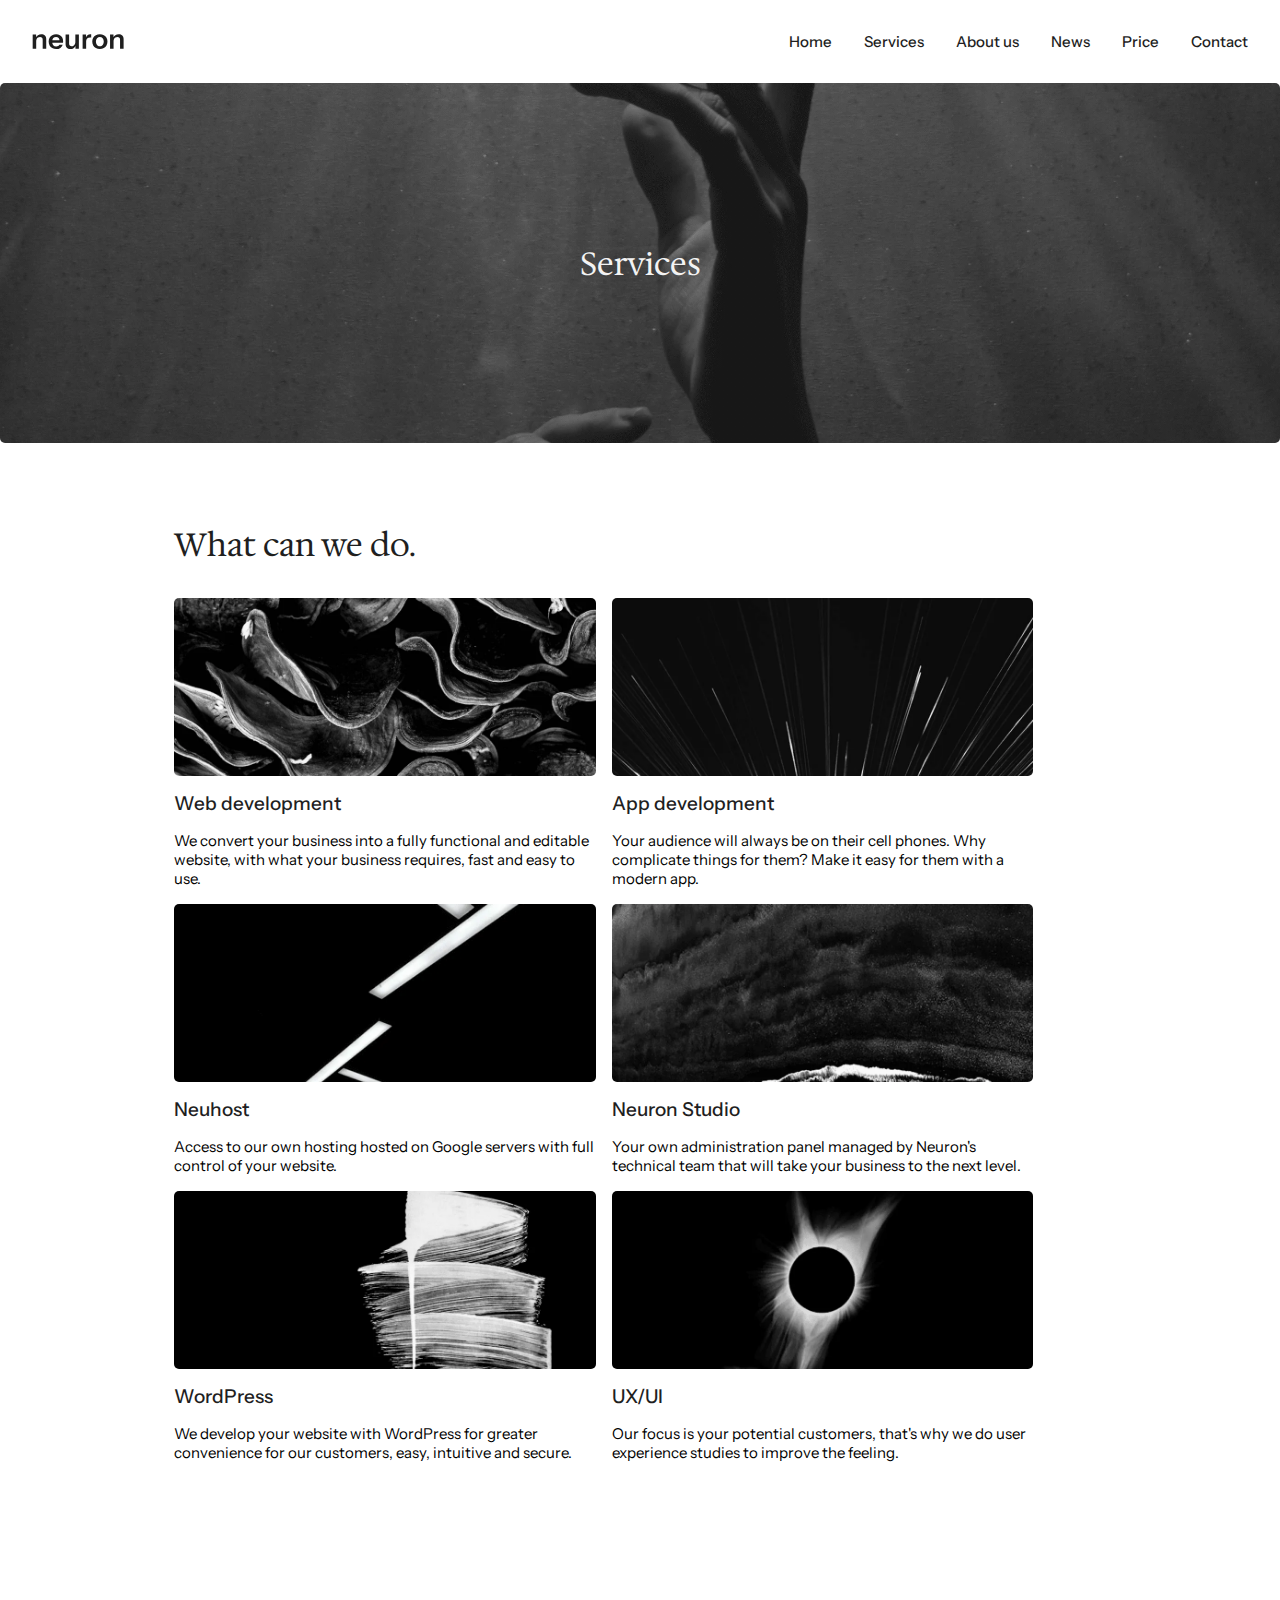
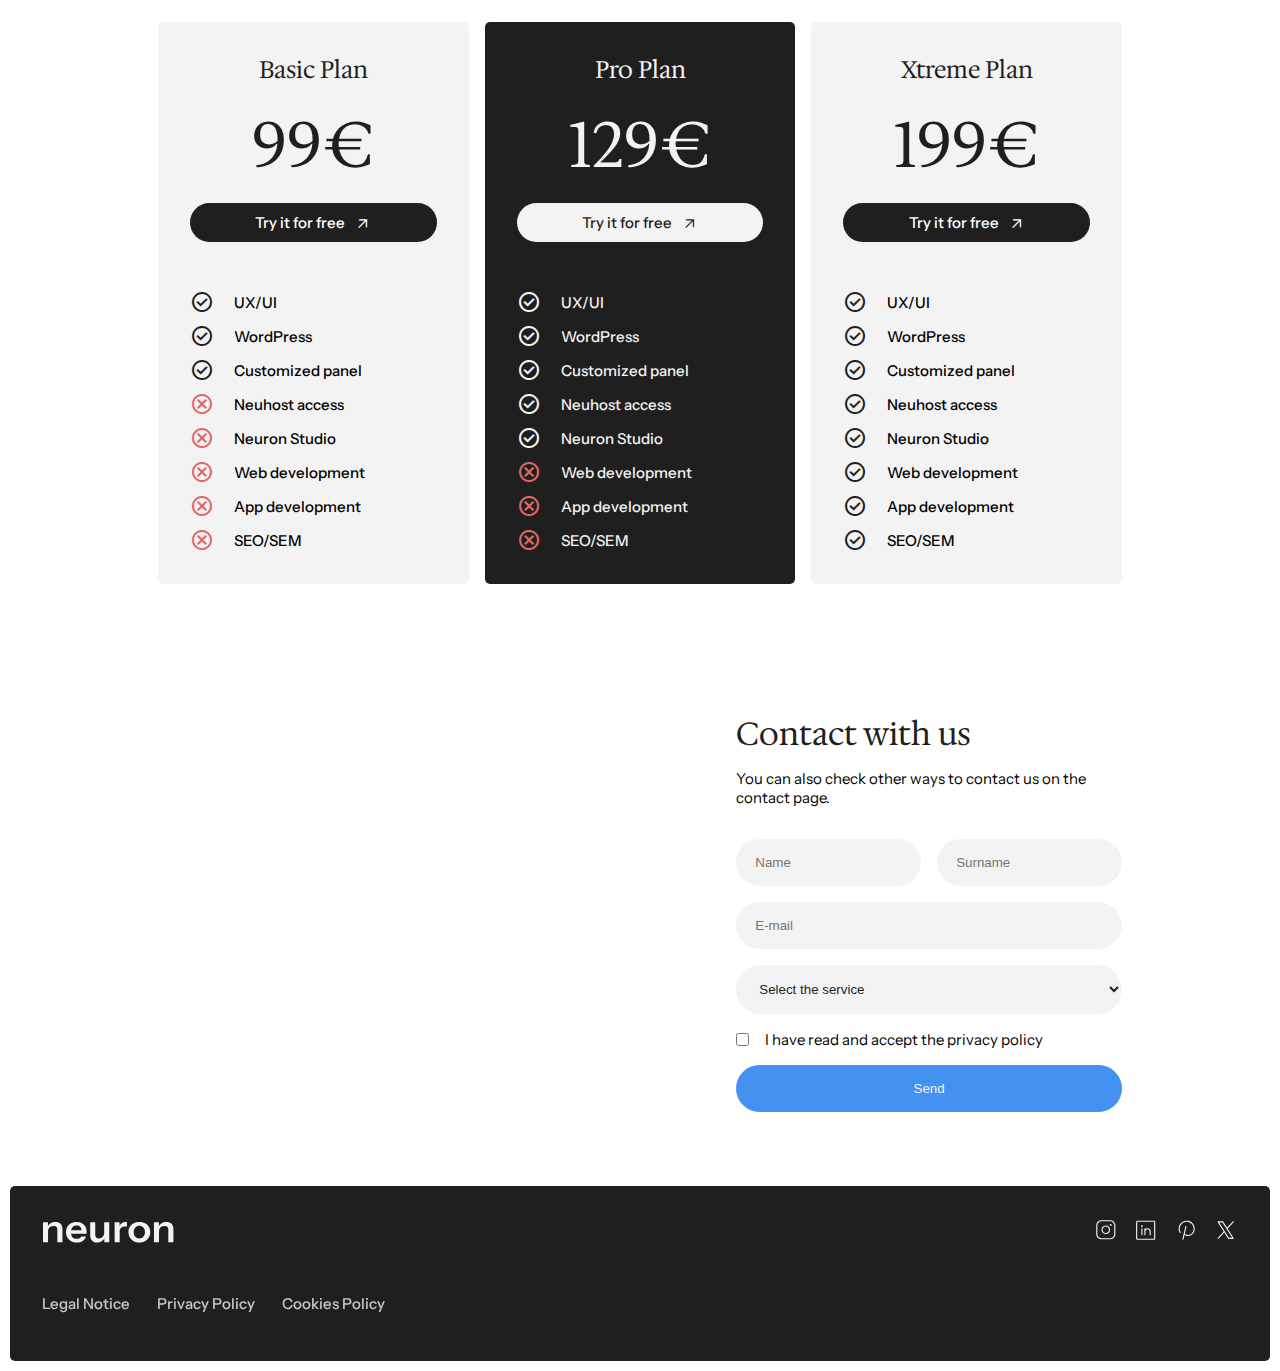
<file: services.html>
<!DOCTYPE html>
<html lang="en">
<head>
    <meta charset="UTF-8">
    <meta name="viewport" content="width=device-width, initial-scale=1.0">
    <title>Neuron - Services</title>
    <link rel="stylesheet" href="css/index.css">
    <link href="https://fonts.googleapis.com/css2?family=Material+Symbols+Outlined" rel="stylesheet" /> 
</head>
<body>
    <!-- Header -->
    <header class="header">
        <img class="header__logo" src="media/logo-black.svg" alt="">
        <nav class="header__menu">
            <ul>
                <li class="header__link"><a href="index.html">Home</a></li>
                <li class="header__link"><a href="#">Services</a></li>
                <li class="header__link"><a href="about.html">About us</a></li>
                <li class="header__link"><a href="news.html">News</a></li>
                <li class="header__link"><a href="index.html#price">Price</a></li>
                <li class="header__link"><a href="contact.html">Contact</a></li>
            </ul>
            <span class="material-symbols-outlined">menu</span>
        </nav>
    </header>
    <!-- / Header -->

    <!-- Banner -->
    <section class="section hero-banner--small services-banner">
        <div class="container hero-banner--small__block">
            <h1 class="h2">Services</h1>
        </div>
    </section>
    <!-- / Banner -->

    <!-- Services -->
    <section class="section services">
        <div class="container services__block">
            <h2>What can we do.</h2>
            <div class="services__cards">
                <div class="services__card">
                    <img src="media/Services-1.webp" alt="">
                    <h4>Web development</h4>
                    <p>We convert your business into a fully functional and editable website, with what your business requires, fast and easy to use.</p>
                </div>
                <div class="services__card">
                    <img src="media/Services-2.webp" alt="">
                    <h4>App development</h4>
                    <p>Your audience will always be on their cell phones. Why complicate things for them? Make it easy for them with a modern app.</p>
                </div>
                <div class="services__card">
                    <img src="media/Services-3.webp" alt="">
                    <h4>Neuhost</h4>
                    <p>Access to our own hosting hosted on Google servers with full control of your website.</p>
                </div>
                <div class="services__card">
                    <img src="media/Services-4.webp" alt="">
                    <h4>Neuron Studio</h4>
                    <p>Your own administration panel managed by Neuron's technical team that will take your business to the next level.</p>
                </div>
                <div class="services__card">
                    <img src="media/Services-5.webp" alt="">
                    <h4>WordPress</h4>
                    <p>We develop your website with WordPress for greater convenience for our customers, easy, intuitive and secure.</p>
                </div>
                <div class="services__card">
                    <img src="media/Services-6.webp" alt="">
                    <h4>UX/UI</h4>
                    <p>Our focus is your potential customers, that's why we do user experience studies to improve the feeling.</p>
                </div>
            </div>
        </div>
    </section>
    <!-- / Services-->

    <!-- Prices -->
    <section id="price" class="section prices">
        <div class="container prices__block">
            <div class="prices__card">
                <div class="prices__heading">
                    <h3>Basic Plan</h3>
                    <span class="h1">99€</span>
                    <a href="#" class="btn">Try it for free <span class="material-symbols-outlined">arrow_outward</span></a>
                </div>
                <ul class="prices__list">
                    <li class="black prices__item"><span class="material-symbols-outlined">check_circle</span> UX/UI</li>
                    <li class="black prices__item"><span class="material-symbols-outlined">check_circle</span> WordPress</li>
                    <li class="black prices__item"><span class="material-symbols-outlined">check_circle</span> Customized panel</li>
                    <li class="red prices__item"><span class="material-symbols-outlined">cancel</span> Neuhost access</li>
                    <li class="red prices__item"><span class="material-symbols-outlined">cancel</span> Neuron Studio</li>
                    <li class="red prices__item"><span class="material-symbols-outlined">cancel</span> Web development</li>
                    <li class="red prices__item"><span class="material-symbols-outlined">cancel</span> App development</li>
                    <li class="red prices__item"><span class="material-symbols-outlined">cancel</span> SEO/SEM</li>
                </ul>
            </div>
            <div class="prices__card black">
                <div class="prices__heading">
                    <h3>Pro Plan</h3>
                    <span class="h1">129€</span>
                    <a href="#" class="btn">Try it for free <span class="material-symbols-outlined">arrow_outward</span></a>
                </div>
                <ul class="prices__list">
                    <li class="prices__item"><span class="material-symbols-outlined">check_circle</span> UX/UI</li>
                    <li class="prices__item"><span class="material-symbols-outlined">check_circle</span> WordPress</li>
                    <li class="prices__item"><span class="material-symbols-outlined">check_circle</span> Customized panel</li>
                    <li class="prices__item"><span class="material-symbols-outlined">check_circle</span> Neuhost access</li>
                    <li class="prices__item"><span class="material-symbols-outlined">check_circle</span> Neuron Studio</li>
                    <li class="red prices__item"><span class="material-symbols-outlined">cancel</span> Web development</li>
                    <li class="red prices__item"><span class="material-symbols-outlined">cancel</span> App development</li>
                    <li class="red prices__item"><span class="material-symbols-outlined">cancel</span> SEO/SEM</li>
                </ul>
            </div>
            <div class="prices__card">
                <div class="prices__heading">
                    <h3>Xtreme Plan</h3>
                    <span class="h1">199€</span>
                    <a href="#" class="btn">Try it for free <span class="material-symbols-outlined">arrow_outward</span></a>
                </div>
                <ul class="prices__list">
                    <li class="black prices__item"><span class="material-symbols-outlined">check_circle</span> UX/UI</li>
                    <li class="black prices__item"><span class="material-symbols-outlined">check_circle</span> WordPress</li>
                    <li class="black prices__item"><span class="material-symbols-outlined">check_circle</span> Customized panel</li>
                    <li class="black prices__item"><span class="material-symbols-outlined">check_circle</span> Neuhost access</li>
                    <li class="black prices__item"><span class="material-symbols-outlined">check_circle</span> Neuron Studio</li>
                    <li class="black prices__item"><span class="material-symbols-outlined">check_circle</span> Web development</li>
                    <li class="black prices__item"><span class="material-symbols-outlined">check_circle</span> App development</li>
                    <li class="black prices__item"><span class="material-symbols-outlined">check_circle</span> SEO/SEM</li>
                </ul>
            </div>
        </div>
    </section>
    <!-- / Prices -->

    <!-- Contact -->
    <section class="section contact">
        <div class="container contact__block">
            <div class="contact__map">
                <iframe src="https://www.google.com/maps/embed?pb=!1m18!1m12!1m3!1d762339.0103126552!2d-69.80586939178264!3d-15.89081767353346!2m3!1f0!2f0!3f0!3m2!1i1024!2i768!4f13.1!3m3!1m2!1s0x915c30f9aa6bf5b9%3A0x55fde826e4196c65!2sReserva%20Cerro%20Khap%C3%ADa!5e0!3m2!1ses!2ses!4v1770633609746!5m2!1ses!2ses" style="border:0;" allowfullscreen="" loading="lazy" referrerpolicy="no-referrer-when-downgrade"></iframe>
            </div>
            <div class="contact__content">
                <div class="contact__heading">
                    <h2>Contact with us</h2>
                    <p>You can also check other ways to contact us on the contact page.</p>
                </div>
                <form action="#" method="post">
                    <div class="form--row">
                        <!-- Nombre -->
                        <label for="name" style="display: none;"></label>
                        <input id="name" name="name" type="text" placeholder="Name">

                        <!-- Apellidos -->
                        <label for="surname" style="display: none;"></label>
                        <input id="surname" name="surname" type="text" placeholder="Surname">
                    </div>

                    <!-- Email -->
                    <label for="email" style="display: none;"></label>
                    <input type="email" name="email" id="email" placeholder="E-mail">

                    <label for="services" style="display: none;"></label>
                    <select name="services" id="services">
                        <option value="1" selected disabled>Select the service</option>
                        <option value="2">Item 2</option>
                        <option value="3">Item 3</option>
                        <option value="4">Item 4</option>
                    </select>

                    <div class="form--row acceptance">
                        <label for="check">I have read and accept the privacy policy</label>
                        <input type="checkbox" name="check" id="check">
                    </div>

                    <input type="submit" value="Send">
                </form>
            </div>
        </div>
    </section>
    <!-- / Contact -->
    <!-- Footer -->
    <footer class="footer">
        <div class="footer__block">
            <div class="footer__heading">
                <img class="footer__logo" src="media/logo-light.svg" alt="">
                <ul class="footer__icons">
                    <li><a href="#"><img src="media/InstagramLogo.svg" alt=""></a></li>
                    <li><a href="#"><img src="media/LinkedinLogo.svg" alt=""></a></li>
                    <li><a href="#"><img src="media/PinterestLogo.svg" alt=""></a></li>
                    <li><a href="#"><img src="media/XLogo.svg" alt=""></a></li>
                </ul>
            </div>
            <ul class="footer__links">
                <li><a href="#">Legal Notice</a></li>
                <li><a href="#">Privacy Policy</a></li>
                <li><a href="#">Cookies Policy</a></li>
            </ul>
        </div>
    </footer>
    <!-- / Footer -->
</body>
</html>
</file>
<file: css/index.css>
@import url('https://fonts.googleapis.com/css2?family=Hedvig+Letters+Serif:opsz@12..24&family=Instrument+Sans:ital,wght@0,400..700;1,400..700&display=swap');

:root {
    /* Colores */
    --color-text: #1f1f1f;
    --color-light: #F3F3F3;
    --color-main: #4391F0;

    /* Fuentes */
    --font-titles: 'Hedvig Letters Serif', serif;
    --font-text: 'Instrument Sans', sans-serif;

    /* Sizes */
    --max-width: 60.25rem;
    --max-width-xl: 90rem;
}

/* Reset CSS */
* {
    box-sizing: border-box;
    scroll-behavior: smooth;
    margin: 0;
    padding: 0;
}

img {
    max-width: 100%;
    width: 100%;
}

/* / Reset CSS */

/* Components */

.btn {
    padding: .625rem 2rem;
    border-radius: 2.375rem;
    background-color: var(--color-text);
    color: white;

    display: flex;
    gap: .625rem;
    justify-content: center;
    align-items: center;

    & span {
        font-size: 1rem;
        margin-bottom: -3px
    }

    @media (max-width: 720px) {
        width: 100%;
    }
}

/* Components - inputs */

input, select {
    padding: 16px 19px;
    border-radius: 100px;
    border: none;
    background-color: var(--color-light);
    color: var(--color-text);
    width: 100%;
} 

input[type="submit"] {
    background-color: var(--color-main);
    color: var(--color-light)
}

.form--row {
    display:flex;
    align-items: center;
    gap: 16px;
}

/* Components - Text */

h1, .h1 {
    font: 400 clamp(3rem, 5vw, 4rem) var(--font-titles);
    color:var(--color-text);
}

h2, .h2 {
    font: 400 clamp(1.5rem, 5vw, 2rem) var(--font-titles);
    color:var(--color-text);
}

h3, .h3 {
    font: 400 clamp(1.1875rem, 5vw, 1.5rem) var(--font-titles);
    color:var(--color-text);
}

h4, .h4 {
    font: 500 clamp(1.0625rem, 5vw, 1.1875rem) var(--font-text);
    color: var(--color-text);
}

p, .p, label {
    font: 400 .9375rem var(--font-text);
}

a, .link, li {
    font: 500 .9375rem var(--font-text);
    text-decoration: none;
}

/* Components - Containters*/

.section {
    padding: clamp(2rem, 5vw, 4rem) 1rem;
    max-width: var(--max-width-xl);
    margin: 0 auto;
}

.container {
    max-width: var(--max-width);
    margin: 0 auto;
}

/* Header */

.header {
    padding: clamp(1rem, 5vw, 2rem);
    display: flex;
    justify-content: space-between;
    max-width: var(--max-width-xl);
    margin: 0 auto;
}

.header__logo {
    max-width: 5.75rem;
}

.header__menu ul {
    list-style: none;
    display: flex;
    gap: 32px;

    @media (max-width: 720px) {
        display: none;
    }
}

.header__menu span {
    @media (min-width: 720px) {
        display: none;
    }
} 

.header__link a {
    color: var(--color-text);
}

/* Hero banner */

.hero-banner {
    background-image: linear-gradient(rgba(31, 31, 31, 0.5), rgba(31, 31, 31, 0.5)), url(../media/Home-banner.webp);
    background-size: cover;
    background-position: center center;
    background-repeat: no-repeat;
    min-height: 90vh;
    border-radius: 5px;

    display: flex;
    justify-content: center;
    align-items: center;
}

.hero-banner h4, .hero-banner h1 {
    color: var(--color-light);
}

.hero-banner .btn {
    background-color: var(--color-light);
    color: var(--color-text)
}

.hero-banner__block {
    width: 100%;
    display: flex;
    flex-flow: column nowrap;
    gap: 1rem;
    padding: .625rem;
    align-items: start;
}

/* Hero banner - Small */

.hero-banner--small {
    background-size: cover;
    background-position: center center;
    background-repeat: no-repeat;
    min-height: 40vh;
    border-radius: 5px;

    display: flex;
    justify-content: center;
    align-items: center;

    &.services-banner {
        background-image: linear-gradient(rgba(31, 31, 31, 0.5), rgba(31, 31, 31, 0.5)), url(../media/Services-banner.webp);
    }

    &.about-banner {
        background-image: linear-gradient(rgba(31, 31, 31, 0.5), rgba(31, 31, 31, 0.5)), url(../media/About-banner.webp);
    }

    &.news-banner {
        background-image: linear-gradient(rgba(31, 31, 31, 0.5), rgba(31, 31, 31, 0.5)), url(../media/News-banner.webp);
    }

    &.contact-banner {
        background-image: linear-gradient(rgba(31, 31, 31, 0.5), rgba(31, 31, 31, 0.5)), url(../media/Contact-banner.webp);
    }
}

.hero-banner--small h1.h2 {
    color: var(--color-light);
}

.hero-banner--small__block {
    width: 100%;
    display: flex;
    flex-flow: column nowrap;
    gap: 1rem;
    padding: .625rem;
    align-items: center;
    justify-content: center;
}


/* Hero text */

.hero-text__block {
    display: flex;
    flex-flow: row wrap;
    align-items: center;
    gap: 4rem;
}

.hero-text__image {
    flex: 1 1 18.75rem;

    @media (max-width: 720px) {
        order: 0;
    }
}

.hero-text__content {
    display: flex;
    flex-flow: column nowrap;
    flex: 1 1 18.75rem;
    gap: 2rem;
    align-items: start;

    @media (max-width: 720px) {
        order: 1;
    }
}

.hero-text__titles {
    display: flex;
    flex-flow: column nowrap;
    gap: 1rem;
}

/* Icons cards */

.icon-cards {

}

.icon-cards__block {
    display: flex;
    flex-flow: row wrap;
}

.icon-cards__card {
    flex: 1 1 140px;
    padding: 1rem;
    display: flex;
    flex-flow: column nowrap;
    gap: 1rem;
}

.icons-cards__title {
    display: flex;
    gap: 1rem;
}

/* Services */
.services__block {
    display: flex;
    flex-flow: column nowrap;
    padding: 1rem;
    gap: 1rem;
    align-items: start;
}

.services__cards {
    display: grid;
    grid-template-columns: repeat(auto-fit, minmax(18.75rem, 1fr));
    gap: 1rem;
    padding: 1rem 0;
}

.services__card {
    display: flex;
    flex-flow: column nowrap;
    gap: 1rem;
}

.services__card img {
    border-radius: 5px;
    max-height: 11.125rem;
    object-fit: cover;
}

/* Prices */

.prices__block {
    display: flex;
    flex-flow: row wrap;
    gap: 1rem;
}

.prices__card {
    flex: 1 1 15.625rem;
    display: flex;
    flex-flow: column nowrap;
    padding: 2rem;
    gap: 3rem;
    border-radius: 5px;

    background-color: var(--color-light);

    &.black {
        background-color: var(--color-text);
        color: var(--color-light);
        
        & h3, .h1 {
            color: var(--color-light)
        }

        & .btn {
            background-color: var(--color-light);
            color: var(--color-text)
        }
    } 
}

.prices__heading {
    display: flex;
    flex-flow: column nowrap;
    gap: 1rem;
    text-align: center;
}

.prices__list {
    list-style: none;
    display: flex;
    flex-flow: column nowrap;
    gap: .625rem;
}

.prices__item {
    display: flex;
    flex-flow: row nowrap;
    gap: 1.25rem;
    align-items: center;

    & span {
        color: var(--color-light)
    }

    &.red span {
        color:#E26868;
    } 

    &.black span {
        color:var(--color-text);
    } 
}

/* Contact */

.contact {

}

.contact__block {
    display: flex;
    flex-flow: row wrap;
    gap: 4rem;
}

.contact__map {
    flex: 2.5 1 18.75rem;

    & iframe {
        width: 100%;
        height: 100%;
        filter: grayscale(100%)
    }
}

.contact__content {
    display: flex;
    flex-flow: column nowrap;
    flex: 1 1 18.75rem;
    gap: 2rem;
}

.contact__heading {
    display: flex;
    flex-flow: column nowrap;
    gap: .875rem;
}

form {
    display: flex;
    flex-flow: column nowrap;
    gap: 1rem;
}

.acceptance {
    flex-direction: row-reverse;
    justify-content: start;

    & input {
        width: auto;
    }
}

/* Posts */

.posts__block {
    display: flex;
    flex-flow: column nowrap;
    gap: 2rem;
}

.posts__heading {
    display: flex;
    flex-flow: row wrap;
    justify-content: space-between;
    align-items: center;
    gap: 1rem;
}

.posts__grid {
    display: grid;
    gap: 1rem;
    padding: 1rem 0;
    grid-template-columns: repeat(auto-fit, minmax(300px, 1fr));
}

.posts__card {
    display: flex;
    flex-flow: column nowrap;
    gap: 1rem;

    & img {
        border-radius: 5px;
    }

    & a {
        color: var(--color-text)
    }
}

/* Footer */

.footer {
    padding: .625rem;
}

.footer__block {
    max-width: var(--max-width-xl);
    background-color: var(--color-text);
    margin: 0 auto;
    display: flex;
    flex-flow: column nowrap;
    gap: 2rem;
    padding: 2rem;
    border-radius: .3125rem;
}

.footer__heading {
    display: flex;
    flex-flow: row wrap;
    justify-content: space-between;
    align-items: center;

    & .footer__logo {
        max-width: 8.2769rem;
    }
}

.footer__icons {
    display: flex;
    flex-flow: row wrap;
    gap: 1rem;

    list-style: none;
}

.footer__links {
    display: flex;
    flex-flow: row wrap;
    gap: 1.6875rem;
    padding: 1rem 0;
    opacity: 0.8;

    list-style: none;

    & li a {
        color: var(--color-light)
    }
}

/*
    Móvil pequeño: 360px ~ 380px
    Móvil grande: 720px
    Portátil o tablet: 1.366px
    Ordenador medio: 1.440px
    Escritorio: 1.920px
*/
</file>
